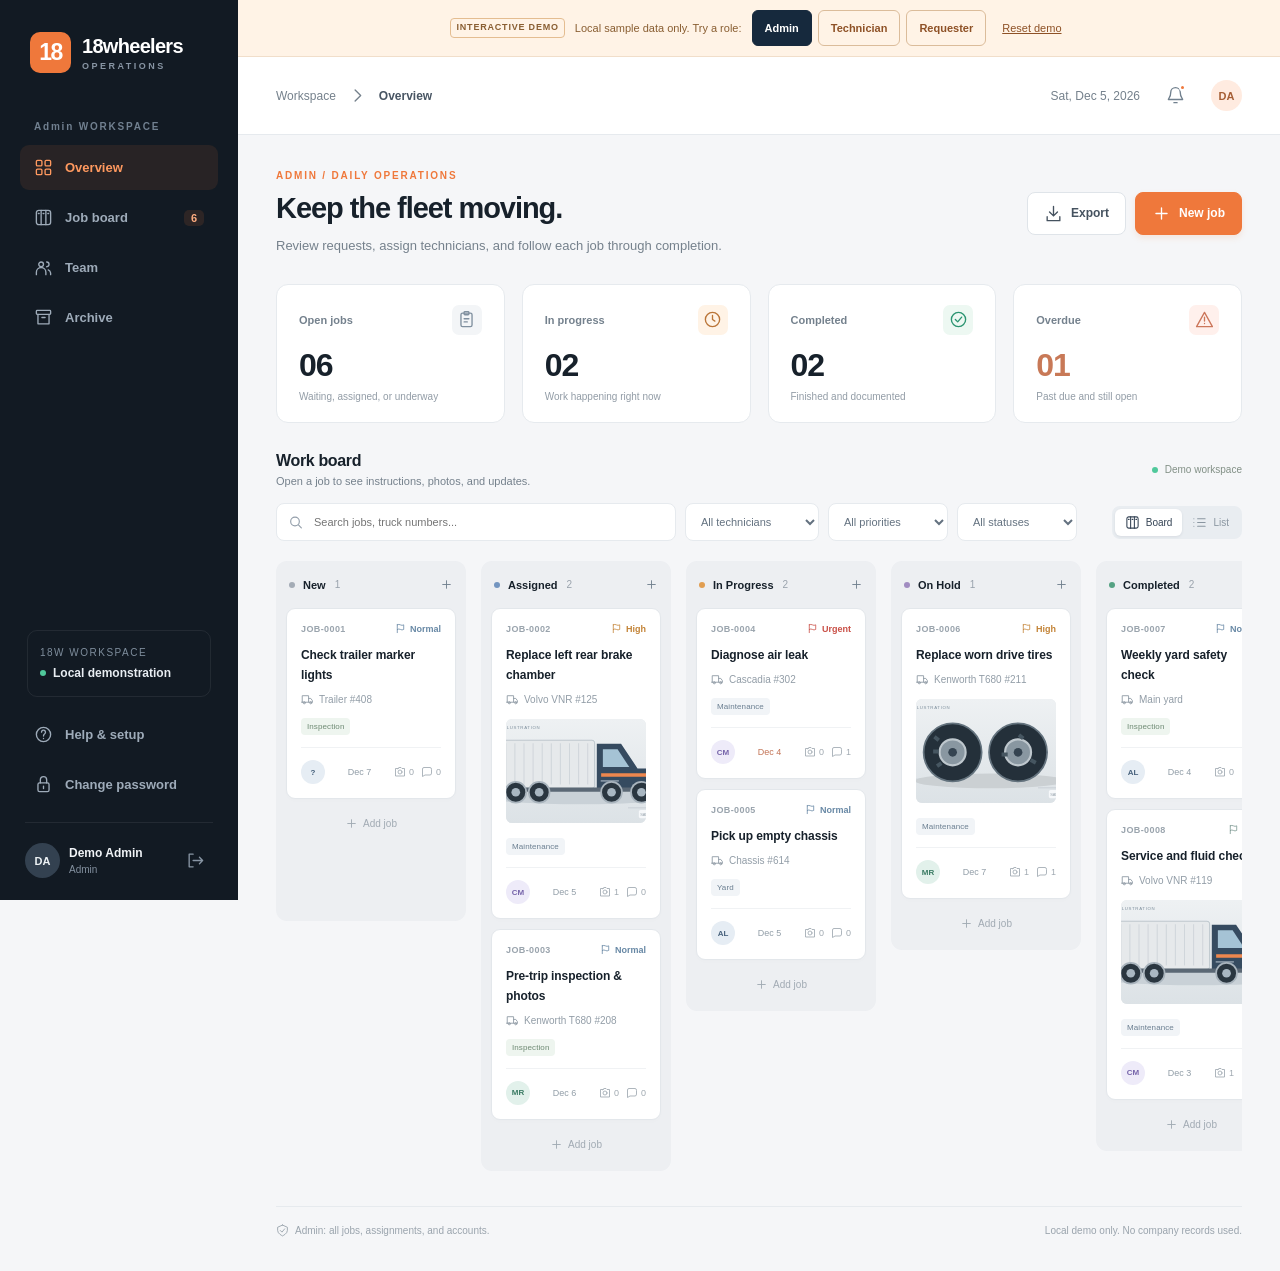
<file: 18wheelers-preview.html>
<!doctype html>
<html lang="en">
<head>
  <meta charset="utf-8">
  <meta name="viewport" content="width=device-width, initial-scale=1">
  <meta name="theme-color" content="#111820">
  <meta name="description" content="18wheelers job assignments, team workflow and photo documentation.">
  <title>18wheelers | Interactive Demo</title>
  <link rel="icon" href="data:image/svg+xml,%3Csvg xmlns='http://www.w3.org/2000/svg' viewBox='0 0 64 64'%3E%3Crect width='64' height='64' rx='16' fill='%23f47735'/%3E%3Ctext x='32' y='43' text-anchor='middle' font-family='Arial' font-size='36' font-weight='bold' fill='white'%3E18%3C/text%3E%3C/svg%3E">
  <style>:root{--bg:#f5f6f8;--paper:#fff;--ink:#17212b;--muted:#75818c;--line:#e6eaee;--orange:#ef783b;--orange-soft:#fff1e8;--nav:#121a23;--green:#228a68;--radius:14px;--shadow:0 20px 70px #12213322;font-family:Inter,-apple-system,BlinkMacSystemFont,"Segoe UI",sans-serif;color:var(--ink);font-size:14px;font-synthesis:none}*{box-sizing:border-box}body{margin:0;background:var(--bg)}button,input,select,textarea{font:inherit}button,a,input,select,textarea{-webkit-tap-highlight-color:transparent}button{cursor:pointer}button:disabled{cursor:wait;opacity:.55}a{color:inherit}button:focus-visible,a:focus-visible{outline:3px solid #ef783b80;outline-offset:3px}input:focus,select:focus,textarea:focus{outline:2px solid #ef783b60;border-color:var(--orange)}button{border:0}h1,h2,h3,p{margin:0}svg.icon{width:19px;height:19px;stroke:currentColor;stroke-width:1.7;fill:none;stroke-linecap:round;stroke-linejoin:round;flex-shrink:0}svg.icon.big{width:24px;height:24px}.brand{display:flex;align-items:center;gap:11px}.brand-mark{display:grid;place-items:center;background:var(--orange);color:white;font-weight:850;font-size:23px;letter-spacing:-1.6px;width:41px;height:41px;border-radius:10px;flex-shrink:0}.brand-name{font-size:20px;letter-spacing:-.7px;font-weight:740;color:white}.brand-name small{font-size:9px;letter-spacing:2.5px;display:block;color:#8895a4;margin-top:3px;font-weight:600}.boot{height:100vh;display:flex;justify-content:center;align-items:center;flex-direction:column;gap:20px;color:var(--muted)}.shell{display:flex;min-height:100vh}.sidebar{position:fixed;inset:0 auto 0 0;width:238px;background:var(--nav);color:#a4aeb9;padding:32px 20px 22px;display:flex;flex-direction:column;z-index:30}.sidebar .brand{margin:0 10px 38px}.nav-caption{font-size:10px;letter-spacing:1.8px;color:#718090;font-weight:650;margin:10px 14px 13px}.nav-link{display:flex;align-items:center;gap:12px;width:100%;padding:13px 14px;color:#9eabb9;background:transparent;border-radius:9px;font-weight:550;font-size:13px;text-align:left;margin-bottom:5px}.nav-link:hover{background:#ffffff09;color:white}.nav-link.active{color:#ff995f;background:#ef783b19}.nav-link .count{margin-left:auto;color:#ffad80;background:#ef783b20;font-size:11px;padding:2px 7px;border-radius:5px}.sidebar-spacer{flex:1;min-height:30px}.workspace-card{margin:15px 7px;padding:16px 12px;border:1px solid #ffffff12;border-radius:10px}.workspace-card .mini{font-size:10px;letter-spacing:1.5px;color:#7f8e9d;margin-bottom:8px}.workspace-card strong{font-size:12px;color:#e8edf2;font-weight:550;display:flex;align-items:center;gap:7px}.dot{width:6px;height:6px;border-radius:50%;display:inline-block;background:currentColor;flex-shrink:0}.dot.green{color:#50c89b}.account{display:flex;align-items:center;gap:9px;border-top:1px solid #ffffff12;padding-top:20px;margin:10px 5px 0}.avatar{display:inline-grid;place-items:center;width:31px;height:31px;border-radius:50%;background:#e6edf4;color:#48627d;font-size:11px;font-weight:700;flex-shrink:0}.avatar.warm{background:#ffebe0;color:#a65e35}.avatar.violet{background:#eeebf9;color:#7664aa}.avatar.green{background:#e2f1eb;color:#3a7b63}.account .avatar{background:#334150;color:#edf2f5;width:35px;height:35px}.account-name{font-weight:600;color:#f1f4f7;font-size:12px;max-width:130px;overflow:hidden;text-overflow:ellipsis}.account small{font-size:10px;color:#8491a0;display:block;margin-top:4px}.account .icon-btn{color:#8895a4;margin-left:auto}.main{margin-left:238px;min-width:0;width:calc(100% - 238px)}.topbar{height:78px;background:white;border-bottom:1px solid var(--line);display:flex;align-items:center;justify-content:space-between;padding:0 38px;gap:15px}.breadcrumb{font-size:12px;color:var(--muted);display:flex;align-items:center;gap:12px}.breadcrumb strong{font-weight:600;color:#485563}.top-actions{display:flex;align-items:center;gap:18px}.top-date{font-size:12px;color:var(--muted)}.icon-btn{width:35px;height:35px;border-radius:8px;background:transparent;display:inline-grid;place-items:center;color:#71808e;position:relative}.icon-btn:hover{background:#f0f3f5;color:#344251}.notif-dot{position:absolute;right:7px;top:6px;width:7px;height:7px;background:var(--orange);border:2px solid white;border-radius:50%}.mobile-toggle{display:none}.content{padding:35px 38px 34px;max-width:1800px;margin:auto}.page-heading{display:flex;align-items:center;justify-content:space-between;gap:20px;margin-bottom:27px}.eyebrow{font-size:10px;letter-spacing:1.8px;font-weight:700;color:var(--orange);margin-bottom:10px;text-transform:uppercase}h1{font-size:29px;font-weight:700;letter-spacing:-1.05px;line-height:1.2}.subtitle{font-size:13px;line-height:1.7;color:var(--muted);margin-top:9px}.btn{display:inline-flex;align-items:center;justify-content:center;gap:8px;border-radius:8px;padding:11px 16px;font-size:12px;font-weight:650;background:white;color:#45525f;border:1px solid #dfe4e9;white-space:nowrap;text-decoration:none}.btn:hover{border-color:#bbc6d0;background:#fbfcfd}.btn.primary{background:var(--orange);color:white;border-color:var(--orange);box-shadow:0 3px 6px #ec753822}.btn.primary:hover{background:#de682b}.btn.danger{background:#fff2f1;color:#b4433c;border-color:#f3d9d7}.btn.quiet{border-color:transparent;background:transparent;color:var(--muted)}.btn.small{padding:7px 10px;font-size:11px}.btn.full{width:100%}.actions{display:flex;gap:9px;align-items:center;flex-wrap:wrap}.demo-banner{background:#fff3e6;border-bottom:1px solid #f1deca;display:flex;align-items:center;justify-content:center;gap:10px;font-size:11px;line-height:1.5;padding:10px 15px;color:#895e32;flex-wrap:wrap}.demo-banner strong{font-size:9px;letter-spacing:.8px;border:1px solid #e4bd91;border-radius:4px;padding:2px 5px}.demo-banner button{background:transparent;color:#8e5126;text-decoration:underline;font-size:11px}.metrics{display:grid;grid-template-columns:repeat(4,minmax(0,1fr));gap:17px;margin-bottom:29px}.metric{padding:20px 22px;background:var(--paper);border:1px solid var(--line);border-radius:12px;position:relative;overflow:hidden}.metric-top{display:flex;align-items:center;justify-content:space-between;font-size:11px;font-weight:600;color:#74818d}.metric-icon{background:#f3f5f7;border-radius:7px;width:30px;height:30px;display:grid;place-items:center;color:#80909f}.metric-value{font-size:32px;letter-spacing:-1px;font-weight:690;line-height:1.3;margin-top:10px}.metric-bottom{font-size:10px;color:#929ca6;margin-top:5px}.metric:nth-child(2) .metric-icon{color:#ba7538;background:#fff3e6}.metric:nth-child(3) .metric-icon{color:#2b9471;background:#edf8f2}.metric:nth-child(4) .metric-icon{color:#cc775b;background:#fff0ec}.metric:nth-child(4) .metric-value{color:#c87957}.section-head{display:flex;align-items:center;justify-content:space-between;gap:15px;margin-bottom:16px}.section-head h2{font-size:16px;letter-spacing:-.35px}.section-note{font-size:11px;color:var(--muted);margin-top:5px}.live-pill{font-size:10px;display:flex;align-items:center;gap:7px;color:#829086}.filters{display:flex;align-items:center;gap:9px;margin-bottom:20px;flex-wrap:wrap}.search-box{display:flex;align-items:center;position:relative;flex:1;min-width:180px;max-width:400px}.search-box .icon{position:absolute;left:12px;width:16px;color:#939eaa}.search-box input{padding-left:37px;width:100%;height:38px;font-size:11px;background:white;border:1px solid var(--line);border-radius:8px}.filter-select{padding:9px 30px 9px 11px;background:white;border:1px solid var(--line);border-radius:8px;max-width:180px;font-size:11px;color:#647280;height:38px}.view-switch{margin-left:auto;display:flex;padding:3px;background:#e9edf1;border-radius:8px}.view-switch button{display:flex;align-items:center;gap:6px;border-radius:6px;padding:6px 10px;color:#8a96a1;background:transparent;font-size:10px}.view-switch button.active{background:white;color:#344354;box-shadow:0 1px 3px #14263b15}.view-switch .icon{height:15px;width:15px}.board{display:grid;grid-template-columns:repeat(5,minmax(190px,1fr));gap:15px;overflow-x:auto;padding-bottom:15px;align-items:start}.column{background:#edeff2;border-radius:11px;min-height:360px;padding:12px 10px}.column-head{display:flex;align-items:center;gap:8px;padding:2px 3px 14px;font-size:11px;font-weight:650;white-space:nowrap}.column-head .dot{color:#a4acb6}.column[data-status="Assigned"] .dot{color:#7395c0}.column[data-status="In Progress"] .dot{color:#e19e51}.column[data-status="On Hold"] .dot{color:#a18cc1}.column[data-status="Completed"] .dot{color:#55a283}.column-head .column-count{font-size:10px;color:#99a2ac;font-weight:500;margin-left:1px}.column-head .icon-btn{height:19px;width:19px;margin-left:auto}.column-head .icon{width:13px;height:13px}.job-card{display:block;width:100%;text-align:left;background:white;border:1px solid #e3e7eb;box-shadow:0 2px 4px #26324203;border-radius:9px;padding:14px;margin-bottom:10px;color:var(--ink);transition:box-shadow .15s,transform .15s}.job-card:hover{transform:translateY(-2px);box-shadow:0 5px 15px #26324212}.job-card-top{display:flex;align-items:center;justify-content:space-between;gap:4px;margin-bottom:12px}.job-code{font-size:9px;letter-spacing:.4px;color:#9aa4ad;font-weight:600}.priority{font-size:9px;font-weight:650;display:inline-flex;align-items:center;gap:4px;white-space:nowrap}.priority.Urgent{color:#c94f46}.priority.High{color:#c38336}.priority.Normal{color:#6687a4}.priority.Low{color:#7a9690}.priority .icon{width:11px;height:11px}.job-title{font-size:12px;font-weight:650;line-height:1.65;letter-spacing:-.1px;overflow-wrap:anywhere}.unit-line{display:flex;align-items:center;gap:5px;font-size:10px;color:#929da7;margin-top:7px}.unit-line .icon{width:13px;height:13px}.job-image{width:100%;height:104px;object-fit:cover;border-radius:6px;margin-top:13px;background:#e6e9ec}.category-tag{font-size:8px;border-radius:4px;padding:4px 6px;background:#f1f4f7;color:#6a7e90;display:inline-block;margin-top:12px;letter-spacing:.1px}.category-tag.Inspection{color:#6e8a73;background:#eef5ef}.category-tag.Delivery{color:#7d71a5;background:#f1eef9}.job-card-footer{display:flex;align-items:center;justify-content:space-between;gap:5px;padding-top:12px;margin-top:12px;border-top:1px solid #f0f2f4}.job-card-footer .avatar{width:24px;height:24px;font-size:8px}.job-meta{display:flex;gap:7px;align-items:center;color:#a0a9b1;font-size:9px}.job-meta .icon{width:12px;height:12px}.job-meta span{display:inline-flex;align-items:center;gap:3px}.due-label{font-size:9px;color:#919da7}.due-label.overdue{color:#c37456}.empty-column{padding:30px 10px;text-align:center;color:#a7b0b8;font-size:10px;border:1px dashed #d9dee3;border-radius:9px;margin-top:4px;line-height:1.8}.add-card{color:#a1aab3;background:transparent;display:flex;gap:5px;align-items:center;justify-content:center;width:100%;font-size:10px;padding:8px}.add-card .icon{height:13px;width:13px}.bottom-note{display:flex;justify-content:space-between;gap:12px;margin-top:20px;border-top:1px solid var(--line);padding-top:17px;font-size:10px;color:#9aa4ad}.bottom-note span{display:flex;gap:6px;align-items:center}.bottom-note .icon{width:13px;height:13px}.empty-state{background:white;border:1px solid var(--line);border-radius:12px;text-align:center;padding:55px 25px;grid-column:1/-1}.empty-state .empty-icon{display:inline-grid;place-items:center;background:var(--orange-soft);color:var(--orange);padding:16px;border-radius:15px;margin-bottom:19px}.empty-state h3{font-size:17px;margin-bottom:9px}.empty-state p{max-width:350px;margin:0 auto 22px;color:var(--muted);line-height:1.7;font-size:13px}.table-wrap{overflow:auto;background:white;border:1px solid var(--line);border-radius:12px}table{border-collapse:collapse;width:100%;text-align:left;font-size:12px}th{background:#fafbfc;font-size:10px;letter-spacing:.3px;font-weight:600;color:#93a0ac;padding:15px 17px;border-bottom:1px solid var(--line);white-space:nowrap}td{padding:16px 17px;border-bottom:1px solid #f0f2f4;vertical-align:middle;white-space:nowrap}tbody tr:last-child td{border-bottom:0}.job-row{cursor:pointer}.job-row:hover{background:#fcfcfd}.table-title{font-weight:600;max-width:280px;white-space:normal;line-height:1.6}.table-title small{display:block;color:var(--muted);font-size:10px;font-weight:400}.person-inline{display:flex;align-items:center;gap:8px}.status-badge{display:inline-flex;align-items:center;gap:6px;font-size:10px;padding:5px 8px;border-radius:6px;background:#f0f2f5;color:#7a8794}.status-badge.Assigned{color:#587ba8;background:#edf3fb}.status-badge.In-Progress{color:#ad792f;background:#fff6e7}.status-badge.On-Hold{color:#8a73ac;background:#f4effa}.status-badge.Completed{color:#448d70;background:#ebf7f0}.team-grid{display:grid;grid-template-columns:repeat(3,minmax(0,1fr));gap:18px}.team-card{background:white;border:1px solid var(--line);border-radius:12px;padding:23px}.team-card-head{display:flex;gap:11px;align-items:center}.team-card .avatar{width:41px;height:41px;font-size:13px}.team-card h3{font-size:14px;overflow-wrap:anywhere}.team-card p{font-size:11px;color:var(--muted);margin-top:5px;overflow-wrap:anywhere}.role-pill{display:inline-block;font-size:10px;padding:4px 7px;border-radius:5px;background:#f0f3f5;color:#6c7d8d;margin-top:15px}.team-stats{display:flex;justify-content:space-between;border-top:1px solid var(--line);margin-top:19px;padding-top:16px;color:var(--muted);font-size:11px}.team-stats strong{color:var(--ink);font-size:17px;margin-right:4px}.team-card .actions{margin-top:20px}.overlay{position:fixed;inset:0;background:#0e172b5c;backdrop-filter:blur(3px);display:flex;align-items:center;justify-content:center;z-index:60;padding:22px}.modal{background:white;border-radius:17px;box-shadow:var(--shadow);width:610px;max-width:100%;max-height:calc(100dvh - 44px);display:flex;flex-direction:column;overflow:hidden}.modal.wide{width:960px}.modal-head{padding:23px 27px 18px;border-bottom:1px solid var(--line);display:flex;align-items:center;justify-content:space-between;gap:15px}.modal-head h2{font-size:19px;letter-spacing:-.4px}.modal-head p{font-size:11px;line-height:1.6;color:var(--muted);margin-top:5px}.modal-body{padding:24px 27px;overflow-y:auto;overscroll-behavior:contain}.modal-footer{padding:16px 27px;border-top:1px solid var(--line);display:flex;justify-content:flex-end;gap:9px;background:#fbfcfd}.form-grid{display:grid;grid-template-columns:1fr 1fr;gap:17px}.field{display:block;text-align:left}.field.full{grid-column:1/-1}.field span.label{font-size:11px;font-weight:650;display:block;color:#607080;margin-bottom:8px}.field input,.field select,.field textarea{background:white;border:1px solid #dfe4e9;border-radius:8px;padding:10px 11px;width:100%;color:#263748;font-size:12px;min-height:39px}.field textarea{resize:vertical;min-height:100px;line-height:1.6}.field small{font-size:10px;color:var(--muted);line-height:1.6;display:block;margin-top:7px}.form-error{color:#b54b40;background:#fff0ee;border:1px solid #f1d7d1;border-radius:8px;padding:11px 13px;font-size:12px;line-height:1.6;margin-bottom:16px}.form-error:empty{display:none}.upload-box{border:1px dashed #d0d7df;background:#fafbfc;padding:20px;text-align:center;border-radius:10px;cursor:pointer;display:block}.upload-box .icon{width:26px;height:26px;color:#c17b51;margin-bottom:7px}.upload-box strong{display:block;font-size:12px;color:#526575;font-weight:550}.upload-box small{font-size:10px;color:#95a0ab;display:block;margin-top:6px;line-height:1.7}.upload-box input{max-width:100%;font-size:11px;margin-top:12px;color:#7b8997}.hint{font-size:11px;color:#8b97a3;line-height:1.8;margin:14px 0}.detail-header{display:flex;align-items:center;gap:10px;flex-wrap:wrap;margin-bottom:15px}.detail-title{font-size:24px;line-height:1.4;letter-spacing:-.5px;margin-bottom:8px;overflow-wrap:anywhere}.detail-layout{display:grid;grid-template-columns:minmax(0,1fr) 248px;gap:30px}.detail-main .description{font-size:13px;line-height:1.9;white-space:pre-wrap;color:#788490;overflow-wrap:anywhere}.detail-sidebar{padding:18px;background:#f7f8fa;border:1px solid var(--line);border-radius:11px;align-self:start}.detail-sidebar .field{margin-bottom:19px}.detail-sidebar .field:last-child{margin-bottom:0}.detail-info{margin-top:20px}.detail-info dt{font-size:10px;color:#95a0aa;margin:16px 0 7px}.detail-info dd{font-size:12px;color:#536473;margin:0;line-height:1.6;overflow-wrap:anywhere}.tabs{display:flex;gap:24px;border-bottom:1px solid var(--line);margin-top:29px;margin-bottom:22px}.tabs button{background:transparent;font-size:12px;color:#8a98a4;padding:0 0 12px;position:relative}.tabs button.active{color:var(--orange);font-weight:650}.tabs button.active:after{content:'';position:absolute;bottom:-1px;left:0;right:0;height:2px;background:var(--orange)}.photo-grid{display:grid;grid-template-columns:repeat(2,minmax(0,1fr));gap:13px}.photo-card{border:1px solid var(--line);border-radius:9px;overflow:hidden}.photo-card>a{display:block;background:#f3f5f7}.photo-card img{width:100%;height:135px;object-fit:cover;display:block}.photo-caption{padding:10px;display:flex;gap:5px;align-items:start;justify-content:space-between}.photo-caption strong{font-size:10px;display:block;color:#6f7e8c}.photo-caption small{font-size:9px;color:#a0a9b1;display:block;margin-top:5px;line-height:1.6;overflow-wrap:anywhere}.photo-caption .icon-btn{width:20px;height:20px}.photo-caption .icon{width:12px;height:12px}.photo-viewer{max-width:92vw;max-height:84vh;object-fit:contain;border-radius:10px}.timeline-item{display:flex;align-items:flex-start;gap:11px;margin-bottom:21px}.timeline-icon{background:#f2f4f6;border-radius:50%;padding:6px;color:#9aa5ae;display:grid;place-items:center}.timeline-icon .icon{width:13px;height:13px}.timeline-body{font-size:12px;line-height:1.8;min-width:0}.timeline-body strong{font-size:11px;font-weight:650}.timeline-body time{font-size:9px;color:#a5adb5;margin-left:8px}.timeline-body p{color:#7f8c97;white-space:pre-wrap;overflow-wrap:anywhere}.timeline-item.comment .timeline-body p{border:1px solid var(--line);background:#fafbfc;border-radius:8px;padding:9px 11px;margin-top:5px;color:#61717f}.comment-form{display:flex;align-items:flex-end;gap:10px;margin-top:22px;padding-top:20px;border-top:1px solid var(--line)}.comment-form textarea{border:1px solid var(--line);border-radius:8px;resize:vertical;min-height:70px;max-height:180px;flex:1;min-width:0;font-size:12px;padding:10px;line-height:1.6}.comment-form .btn{height:38px}.notification{display:flex;gap:10px;padding:15px 2px;border-bottom:1px solid var(--line);width:100%;background:white;text-align:left;color:#6b7a88;font-size:12px;line-height:1.7}.notification .dot{margin-top:7px;color:var(--orange)}.notification.seen .dot{color:#d6dde2}.notification small{font-size:10px;color:#a1aab3;display:block}.auth-page{min-height:100vh;display:grid;grid-template-columns:1fr 1fr;background:white}.auth-brand-panel{background:var(--nav);padding:55px 12%;color:white;display:flex;flex-direction:column;position:relative;overflow:hidden}.auth-brand-panel:after{content:'18';position:absolute;font-size:450px;line-height:1;font-weight:850;letter-spacing:-40px;bottom:-70px;right:-20px;color:#ffffff03;pointer-events:none}.auth-message{margin:auto 0;position:relative;z-index:1;padding:45px 0}.auth-message .eyebrow{font-size:10px;letter-spacing:2px;color:#d58959}.auth-message h1{font-size:48px;line-height:1.2;letter-spacing:-2px;max-width:450px;margin-bottom:20px}.auth-message p{color:#94a3b1;font-size:14px;line-height:1.9;max-width:360px}.auth-points{display:grid;gap:15px;margin-top:32px}.auth-points span{display:flex;gap:10px;align-items:center;font-size:12px;color:#bec8d2}.auth-points .icon{color:#f29258;width:16px;height:16px}.auth-form-panel{display:flex;align-items:center;justify-content:center;padding:50px 35px}.auth-form{width:365px;max-width:100%}.auth-form h2{font-size:26px;letter-spacing:-.7px}.auth-form .subtitle{margin:12px 0 27px;font-size:12px}.auth-form .field{margin-bottom:17px}.auth-form .btn{padding:13px}.auth-foot{font-size:11px;color:#9ca6af;line-height:1.8;margin-top:24px}.auth-foot a{color:#b87143}.auth-copyright{font-size:10px;color:#68798a}.help-content h3{font-size:14px;margin:22px 0 8px}.help-content h3:first-child{margin-top:0}.help-content p{font-size:12px;line-height:1.9;color:#7c8a97}.help-content code{background:#eff3f6;padding:2px 5px;border-radius:4px;color:#556677;font-size:11px}.toast{position:fixed;right:27px;bottom:25px;z-index:100;max-width:430px;padding:14px 20px;background:#243441;color:white;box-shadow:var(--shadow);border-radius:9px;font-size:12px;line-height:1.7;animation:toast-in .2s ease-out}.toast.error{background:#a4463b}.file-summary{color:#b57648;font-size:10px;margin-top:9px}.lightbox-close{position:absolute;right:25px;top:20px;color:white}.lightbox-close:hover{background:#ffffff20;color:white}.confirm-text{font-size:13px;line-height:1.9;color:#798794}.inset-note{padding:13px 15px;border-radius:8px;background:#fff7ed;color:#9f7546;font-size:11px;line-height:1.8;margin-bottom:20px}.team-members-summary{font-size:11px;color:var(--muted)}.pill-tabs{display:flex;gap:6px;margin-bottom:20px}.pill-tabs button{padding:8px 12px;background:white;color:#86939f;border:1px solid var(--line);border-radius:7px;font-size:11px}.pill-tabs button.active{background:#fff3ea;border-color:#f0d5c2;color:#b77344}@keyframes toast-in{from{opacity:0;transform:translateY(10px)}to{opacity:1;transform:translateY(0)}}
@media(min-width:1700px){.job-image{height:135px}.job-title{font-size:13px}.job-card{padding:16px}.board{gap:20px}}
@media(max-width:1200px){.sidebar{width:211px;padding-left:15px;padding-right:15px}.main{margin-left:211px;width:calc(100% - 211px)}.content{padding:27px 25px}.topbar{padding:0 25px}.metrics{gap:12px}.metric{padding:17px}.board{grid-template-columns:repeat(5,minmax(190px,1fr))}.team-grid{grid-template-columns:repeat(2,minmax(0,1fr))}}
@media(max-width:820px){.sidebar{transform:translateX(-100%);transition:transform .2s}.sidebar.open{transform:translateX(0);box-shadow:5px 0 40px #0005}.main{margin-left:0;width:100%}.mobile-toggle{display:grid}.topbar{height:64px;padding:0 20px}.breadcrumb{flex:1;gap:8px}.top-actions{gap:9px}.top-date{display:none}.content{padding:26px 20px}.metrics{gap:10px}.metric{padding:14px}.metric-value{font-size:28px}.metric-top{font-size:10px}.metric-icon{width:25px;height:25px}.metric-bottom{font-size:9px}.auth-brand-panel{padding:40px 10%}.auth-message h1{font-size:36px}.auth-form-panel{padding:35px}.detail-layout{grid-template-columns:1fr 200px;gap:20px}.modal-body{padding:22px}.modal-head{padding:20px 22px}.detail-title{font-size:21px}.filters .search-box{max-width:none}.bottom-note{flex-wrap:wrap}}
@media(max-width:600px){h1{font-size:25px}.page-heading{align-items:flex-start;gap:10px;flex-wrap:wrap;margin-bottom:22px}.page-heading .actions{margin-top:4px}.eyebrow{font-size:9px;margin-bottom:8px}.subtitle{font-size:12px}.metrics{grid-template-columns:repeat(2,1fr);margin-bottom:25px}.metric{padding:15px 17px}.metric-icon{width:28px;height:28px}.metric-value{font-size:30px;margin-top:4px}.metric-bottom{margin-top:2px}.board{grid-template-columns:repeat(5,245px);gap:13px}.column{min-height:310px}.job-title{font-size:13px}.job-card{padding:15px}.job-image{height:118px}.filters{gap:8px}.filters .search-box{flex-basis:100%}.filter-select{flex:1;max-width:none;min-width:0}.view-switch{margin-left:0}.team-grid{grid-template-columns:1fr}.overlay{padding:10px;align-items:center}.modal{max-height:calc(100dvh - 20px);border-radius:12px}.modal-body{padding:20px}.modal-head{padding:18px 20px}.modal-head h2{font-size:17px}.modal-footer{padding:14px 20px}.form-grid{gap:15px;grid-template-columns:1fr}.field.full{grid-column:auto}.detail-layout{display:flex;flex-direction:column}.detail-sidebar{width:100%;order:-1;display:grid;grid-template-columns:1fr 1fr;gap:12px;padding:14px}.detail-sidebar .field{margin:0}.detail-sidebar .detail-info{grid-column:1/-1;display:grid;grid-template-columns:1fr 1fr;margin:0;gap:0 12px}.detail-info dt{margin-top:9px}.detail-info dd{margin-bottom:3px}.detail-sidebar .actions{grid-column:1/-1}.detail-sidebar .detail-meta{display:none}.detail-title{font-size:20px}.photo-card img{height:125px}.auth-page{display:block}.auth-brand-panel{padding:24px}.auth-brand-panel .brand-name{font-size:17px}.auth-message,.auth-copyright{display:none}.auth-form-panel{padding:38px 24px}.auth-form h2{font-size:24px}.breadcrumb{font-size:10px}.breadcrumb>span:first-child{display:none}.topbar .avatar{width:27px;height:27px;font-size:9px}.demo-banner{font-size:10px;padding:8px}.demo-banner strong{font-size:8px}.toast{left:15px;right:15px;bottom:16px;max-width:none}.topbar{padding:0 15px}.content{padding:24px 16px}.bottom-note{font-size:9px}.photo-grid{gap:10px}.section-note{font-size:10px}.live-pill{font-size:9px}.btn{font-size:11px;padding:10px 13px}.comment-form{align-items:stretch}.comment-form .btn{height:auto}}
@media(max-width:600px){.filters{display:grid;grid-template-columns:minmax(0,1fr) minmax(0,1fr)}.filters .search-box{grid-column:1/-1;min-width:0;max-width:none}.filters .filter-select{width:100%;max-width:none}.filters .view-switch{justify-self:end}}

/* Explicit role selector in the local-only three-role preview. */
.demo-role-switch{display:flex;flex-wrap:wrap;gap:6px}.demo-banner .demo-role-switch button{margin:0;white-space:nowrap}.demo-banner .demo-role-switch button.active{background:#16293d;color:#fff;border-color:#16293d}.detail-sidebar select:disabled{opacity:.8;cursor:default}
@media(max-width:600px){.demo-banner{flex-wrap:wrap;gap:10px}.demo-role-switch{width:100%}.demo-role-switch button{flex:1}.page-heading h1{overflow-wrap:break-word}}

.demo-banner .demo-role-switch button{padding:8px 12px;min-height:36px;border:1px solid #dbbc9a;border-radius:6px;text-decoration:none;font-weight:650}.demo-banner .demo-role-switch button.active{border-color:#16293d}@media(max-width:600px){.demo-banner .demo-role-switch button{min-height:42px}}
</style>
  
</head>
<body>
  <div id="app"><div class="boot"><span class="brand-mark">18</span><p>Opening your workspace...</p></div></div>
  <div id="overlay-root"></div>
  <div id="toast-root" aria-live="polite"></div>
<script>/* DEMONSTRATION ONLY. No real authentication, no server, no cross-device sync.
   This adapter is included only in the standalone preview, never in the full app. */
window.EW_DEMO=true;
(()=>{
const KEY='18wheelers-jobs-preview-three-roles-v2';
const ROLES=['admin','technician','requester'];
const REQUEST_FIELDS=['title','description','unit','location','category','priority','due_date'];
const iso=()=>new Date().toISOString();
const day=n=>{const d=new Date();d.setDate(d.getDate()+n);return `${d.getFullYear()}-${String(d.getMonth()+1).padStart(2,'0')}-${String(d.getDate()).padStart(2,'0')}`;};
const truckImage=(kind='truck')=>{
 const artwork=kind==='tires'?`<ellipse cx="250" cy="189" rx="175" ry="17" fill="#cbd0d3"/><g fill="#24303a" stroke="#64737e" stroke-width="4"><circle cx="163" cy="123" r="67"/><circle cx="314" cy="123" r="67"/></g><g fill="#8997a1" stroke="#bec7cd" stroke-width="5"><circle cx="163" cy="123" r="30"/><circle cx="314" cy="123" r="30"/></g><g fill="#354451"><circle cx="163" cy="123" r="10"/><circle cx="314" cy="123" r="10"/></g><path d="M121 87l10 8m-13 26h13m-4 34 10-7m179-65 10 8m-50 37h14m53 13 12 6" stroke="#465661" stroke-width="9"/>`:`<ellipse cx="251" cy="181" rx="210" ry="16" fill="#c9d1d7"/><rect x="38" y="49" width="245" height="111" rx="6" fill="#e6e9eb" stroke="#b7c1c8" stroke-width="2"/><path d="M57 56v95M78 56v95M99 56v95M120 56v95M141 56v95M162 56v95M183 56v95M204 56v95M225 56v95M246 56v95M267 56v95" stroke="#ccd3d8" stroke-width="2"/><path d="M288 57h56l38 57h44v52H288z" fill="#364b60"/><path d="M302 70h34l27 41h-61z" fill="#a5c3d5"/><path d="M298 125h112v8H298z" fill="#ee874e"/><path d="M297 143h42M370 153h56" stroke="#8191a0" stroke-width="4"/><rect x="39" y="158" width="392" height="10" rx="3" fill="#5b6875"/><g fill="#2a3640" stroke="#a9b4bd" stroke-width="4"><circle cx="101" cy="169" r="24"/><circle cx="155" cy="169" r="24"/><circle cx="322" cy="169" r="24"/><circle cx="391" cy="169" r="24"/></g><g fill="#a9b7c2"><circle cx="101" cy="169" r="10"/><circle cx="155" cy="169" r="10"/><circle cx="322" cy="169" r="10"/><circle cx="391" cy="169" r="10"/></g>`;
 const svg=`<svg xmlns="http://www.w3.org/2000/svg" viewBox="0 0 480 240"><defs><linearGradient id="g" x2="0" y2="1"><stop stop-color="#eef1f3"/><stop offset="1" stop-color="#dce2e6"/></linearGradient></defs><rect width="480" height="240" fill="url(#g)"/><path d="M0 184h480" stroke="#c9d2d9"/><path d="M30 205h40m290 0h80" stroke="#c5ced5" stroke-width="2"/>${artwork}<text x="20" y="24" font-family="Arial,sans-serif" font-size="10" letter-spacing="1.5" fill="#7c8d9b">DEMO / ILLUSTRATION</text><rect x="385" y="210" width="75" height="19" rx="4" fill="#f6f8fa"/><text x="422" y="223" text-anchor="middle" font-family="Arial,sans-serif" font-size="9" fill="#94a0aa">SAMPLE IMAGE</text></svg>`;
 return 'data:image/svg+xml;charset=utf-8,'+encodeURIComponent(svg);
};
function seed(){
 const users=[{id:1,name:'Demo Admin',email:'admin@example.test',role:'admin'},{id:2,name:'Carlos M.',email:'carlos@example.test',role:'technician'},{id:3,name:'Miguel R.',email:'miguel@example.test',role:'technician'},{id:4,name:'Ana L.',email:'ana@example.test',role:'technician'},{id:5,name:'Demo Requester',email:'requester@example.test',role:'requester'},{id:6,name:'Other Requester',email:'other-requester@example.test',role:'requester'}].map(u=>({...u,active:1,must_change:0,created_at:iso()}));
 const rows=[
 [1,'Check trailer marker lights','Trailer #408','Inspection','Normal','New',null,2,'Inspect all side marker lights and document any lights that need replacement.'],
 [2,'Replace left rear brake chamber','Volvo VNR #125','Maintenance','High','Assigned',2,0,'Inspect the reported issue. Follow the approved shop procedure and have a qualified technician perform the repair. Upload a before photo and a photo of the completed work.'],
 [3,'Pre-trip inspection & photos','Kenworth T680 #208','Inspection','Normal','Assigned',3,1,'Complete the approved pre-trip inspection. Document any findings and notify the manager before releasing the unit.'],
 [4,'Diagnose air leak','Cascadia #302','Maintenance','Urgent','In Progress',2,-1,'Find and document the source of the reported air leak. Note the repair performed and have the vehicle checked before it returns to service.'],
 [5,'Pick up empty chassis','Chassis #614','Yard','Normal','In Progress',4,0,'Confirm the chassis number and move the unit to the assigned staging area. Upload a reference photo on arrival.'],
 [6,'Replace worn drive tires','Kenworth T680 #211','Maintenance','High','On Hold',3,2,'Awaiting replacement tires. Record the installed tire information and add photos when the work has been completed.'],
 [7,'Weekly yard safety check','Main yard','Inspection','Normal','Completed',4,-1,'Walk the yard, review the approved safety checklist, and document any concerns for follow-up.'],
 [8,'Service and fluid check','Volvo VNR #119','Maintenance','Low','Completed',2,-2,'Complete the scheduled service using the approved maintenance procedure and record the work performed.']
 ];
 const jobs=rows.map(([id,title,unit,category,priority,status,assignee_id,due,description])=>({id,title,unit,category,priority,status,assignee_id,due_date:day(due),description,location:category==='Yard'?'Main yard / Staging area':'Main yard / Shop',created_by:[1,2,4,8].includes(id)?5:id===3?6:1,created_at:iso(),updated_at:iso(),completed_at:status==='Completed'?iso():null,archived:0,version:1}));
 const photos=[{id:1,job_id:2,url:truckImage(),phase:'Before',caption:'Reference image - demo illustration',uploaded_by:1,created_at:iso(),original_name:'sample-truck.svg'},{id:2,job_id:6,url:truckImage('tires'),phase:'Before',caption:'Reference image - demo illustration',uploaded_by:3,created_at:iso(),original_name:'sample-tires.svg'},{id:3,job_id:8,url:truckImage(),phase:'After',caption:'Completed service - demo illustration',uploaded_by:2,created_at:iso(),original_name:'sample-service.svg'}];
 const activity=jobs.map((j,i)=>({id:i+1,job_id:j.id,user_id:j.created_by,kind:'created',body:'Created this sample job.',created_at:iso()}));
 activity.push({id:9,job_id:4,user_id:2,kind:'comment',body:'Inspection started. I will upload photos of the findings.',created_at:iso()},{id:10,job_id:6,user_id:3,kind:'comment',body:'Waiting for the replacement tires to arrive.',created_at:iso()});
 return {users,jobs,photos,activity,notifications:[{id:1,user_id:1,job_id:4,body:'Carlos M. started: Diagnose air leak',seen:0,created_at:iso()},{id:2,user_id:2,job_id:2,body:'Assigned to you: Replace left rear brake chamber',seen:0,created_at:iso()},{id:3,user_id:5,job_id:4,body:'Your request is In Progress: Diagnose air leak',seen:0,created_at:iso()}],current:1};
}
let store;try{store=JSON.parse(localStorage.getItem(KEY)||'null')||seed();if(!Array.isArray(store.jobs))store=seed();}catch{store=seed();}
function save(){try{localStorage.setItem(KEY,JSON.stringify(store));}catch{throw new Error('This browser cannot save more demo data. Remove some photos, reset the demo, or use the full app for shared storage.');}}
const user=()=>store.users.find(u=>u.id===store.current&&u.active);
const next=items=>Math.max(0,...items.map(x=>x.id))+1;
const clone=value=>JSON.parse(JSON.stringify(value));
function canView(j){return Boolean(j&&user()&&(user().role==='admin'||(user().role==='technician'&&j.assignee_id===user().id)||(user().role==='requester'&&j.created_by===user().id)));}
function getJob(id){const j=store.jobs.find(j=>j.id===id);if(!canView(j))throw new Error('Job not found.');return j;}
function decorate(j){const photos=store.photos.filter(p=>p.job_id===j.id);return {...j,created_by_name:store.users.find(u=>u.id===j.created_by)?.name||'',assignee_name:store.users.find(u=>u.id===j.assignee_id)?.name||'',photo_count:photos.length,comment_count:store.activity.filter(a=>a.job_id===j.id&&a.kind==='comment').length,cover_url:photos[0]?.url||null};}
function log(jid,kind,body){store.activity.push({id:next(store.activity),job_id:jid,user_id:user().id,kind,body,created_at:iso()});}
function notify(recipient,jid,body){if(recipient&&recipient!==user().id)store.notifications.push({id:next(store.notifications),user_id:recipient,job_id:jid,body,seen:0,created_at:iso()});}
function notifyParticipants(j,body){const ids=new Set([...store.users.filter(u=>u.role==='admin'&&u.active).map(u=>u.id),j.created_by,j.assignee_id]);ids.forEach(id=>notify(id,j.id,body));}
function manager(){if(user()?.role!=='admin')throw new Error('Only an admin can do that.');}
function validateJob(j){if(!j.title?.trim())throw new Error('A job title is required.');if(!['New','Assigned','In Progress','On Hold','Completed'].includes(j.status))throw new Error('Invalid job status.');if(!j.assignee_id&&['Assigned','In Progress'].includes(j.status))throw new Error('Assign a technician before starting this job.');if(j.assignee_id&&!store.users.some(u=>u.id===j.assignee_id&&u.active&&u.role==='technician'))throw new Error('Choose an active technician.');}
async function photoData(file){
 if(!['image/jpeg','image/png','image/webp'].includes(file.type))throw new Error('Use JPG, PNG, or WebP photos.');
 const blob=URL.createObjectURL(file);
 try{const img=await new Promise((resolve,reject)=>{const image=new Image();image.onload=()=>resolve(image);image.onerror=()=>reject(new Error('Could not read this photo.'));image.src=blob;});const canvas=document.createElement('canvas');const scale=Math.min(1,1400/Math.max(img.width,img.height));canvas.width=Math.round(img.width*scale);canvas.height=Math.round(img.height*scale);const ctx=canvas.getContext('2d');ctx.fillStyle='white';ctx.fillRect(0,0,canvas.width,canvas.height);ctx.drawImage(img,0,0,canvas.width,canvas.height);return canvas.toDataURL('image/jpeg',.8);}finally{URL.revokeObjectURL(blob);}
}
window.demoApi=async(path,opts={})=>{
 const method=opts.method||'GET',data=opts.body||{},before=clone(store);
 try{
 let result={ok:true};const parts=path.split('?')[0].split('/').filter(Boolean);
 if(path==='/api/session')return {needs_setup:false,user:clone(user()),csrf:'demo-only'};
 if(path==='/api/logout')return {ok:true};
 if(path==='/api/password')throw new Error('The demo does not use real passwords. Password management is available in the full app.');
 if(path==='/api/login')return {user:clone(user()),csrf:'demo-only'};
 if(!user())throw new Error('Select a demo account.');
 if(parts[1]==='users'){
  manager();const id=Number(parts[2]);
  if(method==='GET')return {users:clone(store.users)};
  if(method==='POST'){
   if(!ROLES.includes(data.role))throw new Error('Choose a valid role.');
   if(store.users.some(u=>u.email.toLowerCase()===data.email.toLowerCase()))throw new Error('An account with this email already exists.');
   const item={id:next(store.users),name:data.name,email:data.email,role:data.role,active:1,must_change:0,created_at:iso()};store.users.push(item);result={user:item};
  }else{
   const account=store.users.find(u=>u.id===id);if(!account)throw new Error('Account not found.');
   if('password' in data)throw new Error('No real passwords are stored in the demo. Use the full app to reset passwords.');
   if(data.role&&!ROLES.includes(data.role))throw new Error('Choose a valid role.');
   if(id===user().id&&(data.active===false||(data.role&&data.role!=='admin')))throw new Error('You cannot deactivate or demote your own admin account.');
   if((data.active===false||(data.role&&data.role!==account.role&&data.role!=='technician'))&&store.jobs.some(j=>j.assignee_id===id&&!j.archived&&j.status!=='Completed'))throw new Error('Reassign this account\'s open jobs first.');
   Object.assign(account,data);result={user:account};
  }
 }else if(parts[1]==='jobs'){
  const id=Number(parts[2]);
  if(!id&&method==='GET')return {jobs:clone(store.jobs.filter(j=>Boolean(j.archived)===path.includes('archived=1')&&canView(j)).map(decorate))};
  if(!id&&method==='POST'){
   if(!['admin','requester'].includes(user().role))throw new Error('Only admins and requesters can create jobs.');
   if(user().role==='requester'&&Object.keys(data).some(k=>!REQUEST_FIELDS.includes(k)))throw new Error('Requesters cannot set assignments or status.');
   const clean={title:'',description:'',unit:'',location:'',category:'Maintenance',priority:'Normal',due_date:'',status:data.assignee_id?'Assigned':'New',assignee_id:null,...data};
   if(user().role==='requester'){clean.status='New';clean.assignee_id=null;}
   const j={...clean,id:next(store.jobs),created_by:user().id,created_at:iso(),updated_at:iso(),completed_at:clean.status==='Completed'?iso():null,archived:0,version:1};
   validateJob(j);store.jobs.push(j);log(j.id,'created',user().role==='requester'?'Submitted this request.':'Created this job.');
   if(user().role==='requester')store.users.filter(u=>u.role==='admin'&&u.active).forEach(u=>notify(u.id,j.id,'New request: '+j.title));
   notify(j.assignee_id,j.id,'Assigned to you: '+j.title);result={job:decorate(j)};
  }else{
   const j=getJob(id);
   if(method==='GET')return {job:clone(decorate(j)),photos:clone(store.photos.filter(p=>p.job_id===id).map(p=>({...p,uploaded_by_name:store.users.find(u=>u.id===p.uploaded_by)?.name||''})).reverse()),activity:clone(store.activity.filter(a=>a.job_id===id).map(a=>({...a,user_name:store.users.find(u=>u.id===a.user_id)?.name||''})).reverse())};
   if(parts[3]==='archive'){manager();j.archived=data.archived?1:0;j.version++;log(id,'archived',j.archived?'Archived this job.':'Restored this job.');}
   else if(parts[3]==='comments'){if(j.archived)throw new Error('Restore this job first.');log(id,'comment',data.body);notifyParticipants(j,user().name+' commented on '+j.title);}
   else if(parts[3]==='photos'){
    if(j.archived)throw new Error('Restore this job first.');
    if(user().role==='requester'&&!['Before','General'].includes(data.get('phase')))throw new Error('Requesters can add Before or General photos.');
    const files=data.getAll('files');for(const file of files)store.photos.push({id:next(store.photos),job_id:id,url:await photoData(file),phase:data.get('phase'),caption:data.get('caption'),uploaded_by:user().id,created_at:iso(),original_name:file.name});log(id,'photos','Added '+files.length+' photo(s).');notifyParticipants(j,user().name+' added photos to '+j.title);result={ok:true,count:files.length};
   }else if(method==='PATCH'){
    if(j.archived)throw new Error('Restore this job before editing it.');
    if(user().role==='requester')throw new Error('Requesters cannot change job details or status.');
    if(user().role==='technician'&&data.status&&!['In Progress','On Hold','Completed'].includes(data.status))throw new Error('Technicians can select In Progress, On Hold, or Completed.');
    if(j.version!==data.version)throw new Error('This job changed. Close and reopen it before saving.');
    if(user().role!=='admin'&&Object.keys(data).some(k=>!['status','version'].includes(k)))throw new Error('Only admins can edit job details.');
    const updated={...j,...data};validateJob(updated);
    if(data.status&&data.status!==j.status){log(id,'status','Status changed: '+j.status+' -> '+data.status+'.');updated.completed_at=data.status==='Completed'?iso():null;notifyParticipants({...j,assignee_id:updated.assignee_id},j.title+': '+data.status);}
    if('assignee_id' in data&&data.assignee_id!==j.assignee_id){log(id,'assignment','Assigned to '+(store.users.find(u=>u.id===data.assignee_id)?.name||'no one')+'.');notify(data.assignee_id,id,'Assigned to you: '+j.title);notify(j.created_by,id,j.title+': assignment updated.');}
    Object.assign(j,updated,{version:j.version+1,updated_at:iso()});result={job:decorate(j)};
   }
  }
 }else if(parts[1]==='photos'&&method==='DELETE'){
  manager();const id=Number(parts[2]);const photo=store.photos.find(p=>p.id===id);store.photos=store.photos.filter(p=>p.id!==id);if(photo)log(photo.job_id,'photos','Removed a photo.');
 }else if(parts[1]==='notifications'){
  if(method==='GET')return {notifications:clone(store.notifications.filter(n=>n.user_id===user().id&&canView(store.jobs.find(j=>j.id===n.job_id))).reverse())};store.notifications.filter(n=>n.user_id===user().id).forEach(n=>n.seen=1);
 }else throw new Error('This feature is available in the full app.');
 if(method!=='GET')save();return clone(result);
 }catch(error){store=before;throw error;}
};
window.demoSwitch=role=>{const account=store.users.find(u=>u.role===role&&u.active);if(!account)throw new Error('No active demo account for this role.');store.current=account.id;save();};
window.demoReset=()=>{store=seed();save();};
window.demoExport=()=>{
 manager();
 const columns=['id','title','unit','status','priority','assignee_name','due_date','photo_count'];
 const csv=columns.join(',')+'\r\n'+store.jobs.map(decorate).map(j=>columns.map(k=>{let v=String(j[k]??'');if(/^[\s]*[=+\-@]/.test(v))v="'"+v;return '"'+v.replaceAll('"','""')+'"';}).join(',')).join('\r\n');
 const url=URL.createObjectURL(new Blob(['\ufeff'+csv],{type:'text/csv'}));const a=document.createElement('a');a.href=url;a.download='18wheelers-demo-jobs.csv';a.click();setTimeout(()=>URL.revokeObjectURL(url),5000);
};
})();
</script><script>/* 18wheelers Jobs - dependency-free, responsive browser interface.
   Demo builds inject a separate, explicitly labeled local-only API adapter. */
'use strict';
const ICONS={
 grid:'<rect x="3" y="3" width="7" height="7" rx="1.5"/><rect x="14" y="3" width="7" height="7" rx="1.5"/><rect x="3" y="14" width="7" height="7" rx="1.5"/><rect x="14" y="14" width="7" height="7" rx="1.5"/>',
 board:'<rect x="3" y="3" width="18" height="18" rx="3"/><path d="M9 3v18M15 3v18M5.5 7h1M11.5 7h1M17.5 7h1"/>',
 check:'<path d="m5 12 4 4L19 6"/>',
 checkCircle:'<circle cx="12" cy="12" r="9"/><path d="m8 12 3 3 5-6"/>',
 clipboard:'<rect x="5" y="4" width="14" height="17" rx="2"/><rect x="9" y="2" width="6" height="4" rx="1"/><path d="M9 11h6M9 15h4"/>',
 users:'<circle cx="9" cy="8" r="3"/><path d="M3 21v-3a6 6 0 0 1 12 0v3M16 5a3 3 0 0 1 0 6M18 15a5 5 0 0 1 3 4v2"/>',
 archive:'<rect x="3" y="3" width="18" height="5" rx="1"/><path d="M5 8v12h14V8M10 12h4"/>',
 help:'<circle cx="12" cy="12" r="9"/><path d="M9.5 9a2.5 2.5 0 1 1 4 2c-1.5 1-1.5 1-1.5 3M12 17h.01"/>',
 logout:'<path d="M9 4H4v16h5M9 12h12m-4-4 4 4-4 4"/>',
 plus:'<path d="M12 5v14M5 12h14"/>',
 search:'<circle cx="10.5" cy="10.5" r="6.5"/><path d="m16 16 4 4"/>',
 bell:'<path d="M18 8a6 6 0 0 0-12 0c0 7-3 7-3 9h18c0-2-3-2-3-9M10 21h4"/>',
 chevron:'<path d="m9 5 7 7-7 7"/>',
 arrow:'<path d="M5 12h14m-6-6 6 6-6 6"/>',
 clock:'<circle cx="12" cy="12" r="9"/><path d="M12 7v5l3 2"/>',
 alert:'<path d="m12 3 10 18H2L12 3zM12 9v5M12 17h.01"/>',
 truck:'<path d="M3 5h11v12H3zM14 10h4l3 4v3h-7M3 17H1"/><circle cx="6" cy="18" r="2"/><circle cx="18" cy="18" r="2"/>',
 camera:'<path d="m8 5 2-2h4l2 2h5v15H3V5h5z"/><circle cx="12" cy="12" r="4"/>',
 comment:'<path d="M21 15a3 3 0 0 1-3 3H8l-5 3V6a3 3 0 0 1 3-3h12a3 3 0 0 1 3 3z"/>',
 flag:'<path d="M5 21V3m0 1c5-4 9 4 14 0v10c-5 4-9-4-14 0"/>',
 list:'<path d="M9 6h12M9 12h12M9 18h12M3 6h.01M3 12h.01M3 18h.01"/>',
 download:'<path d="M12 3v12m-5-5 5 5 5-5M4 16v5h16v-5"/>',
 upload:'<path d="M12 16V3m-5 5 5-5 5 5M4 16v5h16v-5"/>',
 close:'<path d="m6 6 12 12M6 18 18 6"/>',
 edit:'<path d="m16 3 5 5-12 12H4v-5L16 3zM13 6l5 5"/>',
 trash:'<path d="M3 6h18M9 6V3h6v3M5 6l1 15h12l1-15M10 10v7M14 10v7"/>',
 lock:'<rect x="5" y="10" width="14" height="11" rx="2"/><path d="M8 10V6a4 4 0 0 1 8 0v4M12 14v3"/>',
 menu:'<path d="M4 6h16M4 12h16M4 18h16"/>',
 refresh:'<path d="M20 11a8 8 0 0 0-14-5L3 9m0-6v6h6M4 13a8 8 0 0 0 14 5l3-3m0 6v-6h-6"/>',
 wrench:'<path d="M14 6a5 5 0 0 0-6 6L2 18l4 4 6-6a5 5 0 0 0 6-6l-4 4-4-4 4-4z"/>',
 location:'<path d="M19 10c0 5-7 11-7 11S5 15 5 10a7 7 0 0 1 14 0z"/><circle cx="12" cy="10" r="2"/>',
 calendar:'<rect x="3" y="5" width="18" height="16" rx="2"/><path d="M7 3v4M17 3v4M3 10h18M7 14h2M15 14h2"/>',
 shield:'<path d="m12 2 9 4v6c0 6-9 10-9 10S3 18 3 12V6l9-4z"/><path d="m8 12 3 3 5-6"/>'
};
const icon=(name,cls='')=>`<svg class="icon ${cls}" viewBox="0 0 24 24" aria-hidden="true">${ICONS[name]||ICONS.clipboard}</svg>`;
const esc=value=>String(value??'').replace(/[&<>"']/g,c=>({'&':'&amp;','<':'&lt;','>':'&gt;','"':'&quot;',"'":'&#39;'}[c]));
const STATUSES=['New','Assigned','In Progress','On Hold','Completed'];
const PRIORITIES=['Low','Normal','High','Urgent'];
const CATEGORIES=['Maintenance','Inspection','Delivery','Yard','Office','Other'];
const DEMO=Boolean(window.EW_DEMO);
const S={user:null,csrf:'',jobs:[],users:[],notifications:[],page:'overview',view:'board',search:'',assignee:'',priority:'',status:'',detail:null,detailTab:'photos',modal:null,needsSetup:false};
const root=document.getElementById('app');
const overlayRoot=document.getElementById('overlay-root');
let focusBeforeModal=null;
const isAdmin=()=>S.user?.role==='admin';
const isTechnician=()=>S.user?.role==='technician';
const isRequester=()=>S.user?.role==='requester';
const canCreate=()=>isAdmin()||isRequester();
const roleLabel=role=>({admin:'Admin',technician:'Technician',requester:'Requester'}[role]||'Unknown');
const roleSummary=()=>isAdmin()?'Admin: all jobs, assignments, and accounts.':isTechnician()?'Technician: only your assigned jobs.':'Requester: only requests you submitted.';
const editableStatuses=current=>isAdmin()?STATUSES:[...new Set([current,'In Progress','On Hold','Completed'])];
const localDate=()=>{const d=new Date();return `${d.getFullYear()}-${String(d.getMonth()+1).padStart(2,'0')}-${String(d.getDate()).padStart(2,'0')}`;};
const initials=name=>String(name||'?').trim().split(/\s+/).slice(0,2).map(x=>x[0]).join('').toUpperCase();
const avatar=(name,id=0)=>`<span class="avatar ${['','warm','violet','green'][Number(id)%4]}" title="${esc(name||'Unassigned')}">${esc(initials(name))}</span>`;
const jobCode=id=>`JOB-${String(id).padStart(4,'0')}`;
const statusBadge=status=>`<span class="status-badge ${esc(status.replaceAll(' ','-'))}"><i class="dot"></i>${esc(status)}</span>`;
const priorityBadge=priority=>`<span class="priority ${esc(priority)}">${icon('flag')}${esc(priority)}</span>`;
const longDate=value=>value?new Date(value).toLocaleString(undefined,{month:'short',day:'numeric',year:'numeric',hour:'numeric',minute:'2-digit'}):'No date';
const dueDate=value=>value?new Date(value+'T12:00:00').toLocaleDateString(undefined,{month:'short',day:'numeric'}):'No due date';
const overdue=job=>Boolean(job.due_date&&job.due_date<localDate()&&job.status!=='Completed');
const options=(values,selected)=>values.map(x=>`<option value="${esc(x)}" ${x===selected?'selected':''}>${esc(x)}</option>`).join('');
function assigneeOptions(selected,empty='Unassigned'){
 return `<option value="">${esc(empty)}</option>`+S.users.filter(u=>u.active&&u.role==='technician').map(u=>`<option value="${u.id}" ${String(u.id)===String(selected)?'selected':''}>${esc(u.name)}</option>`).join('');
}
function toast(message,error=false){
 const el=document.createElement('div');el.className='toast'+(error?' error':'');el.textContent=message;
 document.getElementById('toast-root').replaceChildren(el);setTimeout(()=>el.remove(),6500);
}
async function api(path,opts={}){
 if(DEMO)return window.demoApi(path,opts);
 const method=opts.method||'GET';const headers={'Accept':'application/json'};
 if(!['GET','HEAD'].includes(method))headers['X-CSRF-Token']=S.csrf;
 let body=opts.body;
 if(body!==undefined&&!(body instanceof FormData)){headers['Content-Type']='application/json';body=JSON.stringify(body);}
 const response=await fetch(path,{method,headers,body,credentials:'same-origin'});
 let result;try{result=await response.json();}catch{result={error:'The server returned an unexpected response.'};}
 if(!response.ok){const error=new Error(result.error||'Request failed.');error.status=response.status;throw error;}
 return result;
}
async function run(action){
 try{await action();}catch(error){
  if(error.status===401&&S.user){S.user=null;closeModal();await init();}
  toast(error.message||'Something went wrong.',true);
 }
}
async function refresh(renderPage=true){
 const [jobs,users,notifs]=await Promise.all([
  api('/api/jobs'+(S.page==='archive'?'?archived=1':'')),
  isAdmin()?api('/api/users'):Promise.resolve({users:[S.user]}),
  api('/api/notifications')
 ]);
 S.jobs=jobs.jobs;S.users=users.users;S.notifications=notifs.notifications;
 if(renderPage)render();
}
async function init(){
 try{
  const info=await api('/api/session');S.user=info.user;S.csrf=info.csrf;S.needsSetup=info.needs_setup;
  if(!S.user){renderAuth();return;}
  if(S.user.must_change){renderAuth('password');return;}
  if(!isAdmin()&&S.page==='team')S.page='overview';
  await refresh();
 }catch(error){root.innerHTML=`<div class="boot">${icon('alert','big')}<h2>Cannot open the workspace</h2><p>${esc(error.message)}</p><button class="btn primary" data-action="retry">Try again</button></div>`;}
}
function renderAuth(mode){
 const setup=S.needsSetup&&!mode;const password=mode==='password';
 const setupToken=new URL(location.href).searchParams.get('setup_token')||'';
 root.innerHTML=`<div class="auth-page"><section class="auth-brand-panel"><div class="brand"><span class="brand-mark">18</span><div class="brand-name">18wheelers<small>OPERATIONS WORKSPACE</small></div></div><div class="auth-message"><div class="eyebrow">Built for the people who move it all</div><h1>Good work.<br>Clear ownership.</h1><p>Keep every assignment, update, and job photo in one place. Less back-and-forth. More getting it done.</p><div class="auth-points"><span>${icon('checkCircle')} Assign jobs to your team</span><span>${icon('camera')} Document work with photos</span><span>${icon('board')} See every job from start to finish</span></div></div><p class="auth-copyright">18wheelers &nbsp; / &nbsp; Job management</p></section><section class="auth-form-panel"><form class="auth-form" data-form="${password?'password':setup?'setup':'login'}"><div class="eyebrow">${password?'Make it yours':setup?'Welcome to your workspace':'Welcome back'}</div><h2>${password?'Set your own password':setup?'Let\'s get you set up.':'Sign in to 18wheelers.'}</h2><p class="subtitle">${password?'Your admin created a temporary password. Replace it with a private password before opening your jobs.':setup?'Create the first admin account. Then invite your team and start assigning jobs.':'Your jobs, team, and progress. All in one place.'}</p><div class="form-error" role="alert"></div>${setup?`<label class="field"><span class="label">Your name</span><input name="name" required maxlength="100" autocomplete="name" placeholder="Full name"></label>`:''}${!password?`<label class="field"><span class="label">Email address</span><input name="email" type="email" required maxlength="254" autocomplete="username" placeholder="you@yourcompany.com"></label><label class="field"><span class="label">${setup?'Create a password':'Password'}</span><input name="password" type="password" required ${setup?'minlength="12"':''} maxlength="128" autocomplete="${setup?'new-password':'current-password'}" placeholder="${setup?'At least 12 characters':'Enter your password'}"></label>`:`<label class="field"><span class="label">Temporary / current password</span><input name="current_password" type="password" required maxlength="128" autocomplete="current-password"></label><label class="field"><span class="label">New password</span><input name="new_password" type="password" required minlength="12" maxlength="128" autocomplete="new-password"><small>Use at least 12 characters.</small></label><label class="field"><span class="label">Confirm new password</span><input name="confirm_password" type="password" required minlength="12" maxlength="128" autocomplete="new-password"></label>`}${setup?`<label class="field" ${setupToken?'hidden':''}><span class="label">Server setup token</span><input name="setup_token" value="${esc(setupToken)}" required autocomplete="off"><small>Use the setup link displayed in your server window.</small></label>`:''}<button class="btn primary full" type="submit">${password?'Save my password':setup?'Create my workspace':'Sign in'}${icon('arrow')}</button><p class="auth-foot">${setup?'You choose your own password. No default accounts are created.':password?'Changing your password signs out your other sessions.':'Need access or a password reset? Contact your workspace admin.'}</p>${password?'<button type="button" class="btn quiet full" data-action="logout">Sign out</button>':''}</form></section></div>`;
}
function render(){
 if(!S.user)return renderAuth();
 const admin=isAdmin(),requester=isRequester();
 const names={overview:'Overview',board:'Job board',mine:requester?'My requests':'My jobs',team:'Team',archive:admin?'Archive':'History'};
 const nav=[['overview','grid','Overview'],...(admin?[['board','board','Job board'],['team','users','Team']]:[['mine','clipboard',names.mine]]),['archive','archive',names.archive]];
 const unread=S.notifications.filter(n=>!n.seen).length;
 const open=S.jobs.filter(j=>j.status!=='Completed').length;
 root.innerHTML=`<div class="shell"><aside class="sidebar" id="sidebar"><div class="brand"><span class="brand-mark">18</span><div class="brand-name">18wheelers<small>OPERATIONS</small></div></div><div class="nav-caption">${esc(roleLabel(S.user.role))} WORKSPACE</div>${nav.map(([id,ic,name])=>`<button class="nav-link ${S.page===id?'active':''}" data-action="nav" data-page="${id}">${icon(ic)}${name}${id==='board'&&open?`<span class="count">${open}</span>`:''}</button>`).join('')}<div class="sidebar-spacer"></div><div class="workspace-card"><div class="mini">18W WORKSPACE</div><strong><i class="dot green"></i>${DEMO?'Local demonstration':'Connected to server'}</strong></div><button class="nav-link" data-action="help">${icon('help')}Help & setup</button><button class="nav-link" data-action="password">${icon('lock')}Change password</button><div class="account">${avatar(S.user.name,S.user.id)}<div><div class="account-name">${esc(S.user.name)}</div><small>${roleLabel(S.user.role)}</small></div><button class="icon-btn" data-action="logout" title="Sign out" aria-label="Sign out">${icon('logout')}</button></div></aside><main class="main">${DEMO?`<div class="demo-banner"><strong>INTERACTIVE DEMO</strong><span>Local sample data only. Try a role:</span><div class="demo-role-switch" aria-label="Demo role">${['admin','technician','requester'].map(role=>`<button data-action="demo-switch" data-role="${role}" class="${S.user.role===role?'active':''}" aria-pressed="${S.user.role===role}">${roleLabel(role)}</button>`).join('')}</div><button data-action="demo-reset">Reset demo</button></div>`:''}<header class="topbar"><button class="icon-btn mobile-toggle" aria-label="Open navigation" data-action="menu">${icon('menu')}</button><div class="breadcrumb"><span>Workspace</span>${icon('chevron')}<strong>${names[S.page]}</strong></div><div class="top-actions"><span class="top-date">${new Date().toLocaleDateString(undefined,{weekday:'short',month:'short',day:'numeric',year:'numeric'})}</span><button class="icon-btn" data-action="notifications" title="Notifications" aria-label="Notifications${unread?', unread':''}">${icon('bell')}${unread?'<i class="notif-dot"></i>':''}</button>${avatar(S.user.name,S.user.id)}</div></header><div class="content">${S.page==='team'?teamPage():jobsPage()}</div></main></div>`;
}
function metrics(){
 const jobs=S.jobs;const open=jobs.filter(j=>j.status!=='Completed').length;const progress=jobs.filter(j=>j.status==='In Progress').length;const done=jobs.filter(j=>j.status==='Completed').length;const late=jobs.filter(overdue).length;
 return `<section class="metrics" aria-label="Job statistics">${[['Open jobs',open,'clipboard','Waiting, assigned, or underway'],['In progress',progress,'clock','Work happening right now'],['Completed',done,'checkCircle','Finished and documented'],['Overdue',late,'alert','Past due and still open']].map(([label,value,ic,note])=>`<div class="metric"><div class="metric-top">${label}<span class="metric-icon">${icon(ic)}</span></div><div class="metric-value">${value.toString().padStart(2,'0')}</div><div class="metric-bottom">${note}</div></div>`).join('')}</section>`;
}
function jobsPage(){
 const history=S.page==='archive';
 const heading=history?'Finished here. Never lost.':isRequester()?'Report it. Track it.':isTechnician()?'Your work, in focus.':S.page==='board'?'A clear view of every job.':'Keep the fleet moving.';
 const sub=history?'Archived jobs, photos, and updates. Read-only history.':isRequester()?'Describe what needs attention. Your admin assigns it. Follow every update.':isTechnician()?'See your assignments, document your work, and keep everyone updated.':'Review requests, assign technicians, and follow each job through completion.';
 return `<section class="page-heading"><div><div class="eyebrow">${esc(roleLabel(S.user.role))} / ${history?'Job history':'Daily operations'}</div><h1>${heading}</h1><p class="subtitle">${sub}</p></div><div class="actions">${isAdmin()?`<button class="btn" data-action="export">${icon('download')}Export</button>`:''}${canCreate()&&!history?`<button class="btn primary" data-action="new-job">${icon('plus')}${isRequester()?'New request':'New job'}</button>`:''}</div></section>${S.page==='overview'?metrics():''}<section><div class="section-head"><div><h2>${history?'Archived jobs':isRequester()?'Your requests':isTechnician()?'Assigned to you':'Work board'}</h2><div class="section-note">${history?(isAdmin()?'Restore a job to put it back on the work board.':'Only your permitted job history is shown.'):'Open a job to see instructions, photos, and updates.'}</div></div><span class="live-pill"><i class="dot green"></i>${DEMO?'Demo workspace':'Updates every 30 seconds'}</span></div><div class="filters"><label class="search-box">${icon('search')}<input id="job-search" type="search" placeholder="Search jobs, truck numbers..." aria-label="Search jobs" value="${esc(S.search)}"></label>${isAdmin()?`<select class="filter-select" id="filter-assignee" aria-label="Filter by assignee">${assigneeOptions(S.assignee,'All technicians')}</select>`:''}<select class="filter-select" id="filter-priority" aria-label="Filter by priority"><option value="">All priorities</option>${options(PRIORITIES,S.priority)}</select><select class="filter-select" id="filter-status" aria-label="Filter by status"><option value="">All statuses</option>${options(STATUSES,S.status)}</select><div class="view-switch" aria-label="Job view"><button class="${S.view==='board'?'active':''}" data-action="view" data-view="board">${icon('board')}Board</button><button class="${S.view==='list'?'active':''}" data-action="view" data-view="list">${icon('list')}List</button></div></div><div id="jobs-view">${jobsView()}</div></section><footer class="bottom-note"><span>${icon('shield')}${roleSummary()}</span><span>${DEMO?'Local demo only. No company records used.':'Photos and updates are shared with the admin and the people on this job.'}</span></footer>`;
}
function filteredJobs(){
 const q=S.search.toLowerCase();return S.jobs.filter(j=>(S.page!=='mine'||(isRequester()?j.created_by===S.user.id:j.assignee_id===S.user.id))&&(!S.assignee||String(j.assignee_id)===S.assignee)&&(!S.priority||j.priority===S.priority)&&(!S.status||j.status===S.status)&&(!q||[j.title,j.unit,j.description,j.assignee_name,j.location,jobCode(j.id)].join(' ').toLowerCase().includes(q))).sort((a,b)=>PRIORITIES.indexOf(b.priority)-PRIORITIES.indexOf(a.priority)||(a.due_date||'9999').localeCompare(b.due_date||'9999'));
}
function emptyState(title,description,button=''){
 return `<div class="empty-state"><div class="empty-icon">${icon('clipboard','big')}</div><h3>${esc(title)}</h3><p>${esc(description)}</p>${button}</div>`;
}
function jobsView(){
 const jobs=filteredJobs();
 if(!jobs.length)return emptyState(S.jobs.length?'No matching jobs':S.page==='archive'?'Your archive is empty':'A clear board. A fresh start.',S.jobs.length?'Try another search or clear your filters.':isAdmin()?'Add your team, then create your first job and attach any reference photos.':isRequester()?'Submit a request with a description and photos. Your admin will assign a technician.':'Your admin has not assigned any jobs to you yet.',canCreate()&&!S.jobs.length&&S.page!=='archive'?'<button class="btn primary" data-action="new-job">'+icon('plus')+(isRequester()?'Submit a request':'Create a job')+'</button>':'');
 if(S.view==='list'||S.page==='archive')return `<div class="table-wrap"><table><thead><tr><th>JOB</th><th>ASSIGNED TO</th><th>STATUS</th><th>PRIORITY</th><th>DUE</th><th>PHOTOS</th></tr></thead><tbody>${jobs.map(j=>`<tr class="job-row" data-action="open-job" data-id="${j.id}" tabindex="0" role="button" aria-label="Open ${esc(j.title)}"><td class="table-title">${esc(j.title)}<small>${jobCode(j.id)} &nbsp; ${esc(j.unit||'No unit')}</small></td><td><div class="person-inline">${avatar(j.assignee_name,j.assignee_id)}${esc(j.assignee_name||'Unassigned')}</div></td><td>${statusBadge(j.status)}</td><td>${priorityBadge(j.priority)}</td><td><span class="due-label ${overdue(j)?'overdue':''}">${dueDate(j.due_date)}</span></td><td>${j.photo_count||0}</td></tr>`).join('')}</tbody></table></div>`;
 return `<div class="board">${STATUSES.filter(s=>!S.status||s===S.status).map(status=>{const items=jobs.filter(j=>j.status===status);return `<section class="column" data-status="${status}"><div class="column-head"><i class="dot"></i>${status}<span class="column-count">${items.length}</span>${isAdmin()?`<button class="icon-btn" data-action="new-job" data-status="${status}" aria-label="New ${status} job">${icon('plus')}</button>`:''}</div>${items.length?items.map(jobCard).join(''):'<div class="empty-column">Nothing here yet.<br>A little breathing room.</div>'}${isAdmin()?`<button class="add-card" data-action="new-job" data-status="${status}">${icon('plus')}Add job</button>`:''}</section>`;}).join('')}</div>`;
}
function jobCard(job){
 return `<button class="job-card" data-action="open-job" data-id="${job.id}"><div class="job-card-top"><span class="job-code">${jobCode(job.id)}</span>${priorityBadge(job.priority)}</div><h3 class="job-title">${esc(job.title)}</h3><div class="unit-line">${icon('truck')}${esc(job.unit||'No truck / unit')}</div>${job.cover_url?`<img class="job-image" src="${esc(job.cover_url)}" alt="Job reference photo" loading="lazy">`:''}<span class="category-tag ${esc(job.category)}">${esc(job.category)}</span><div class="job-card-footer">${avatar(job.assignee_name,job.assignee_id)}<span class="due-label ${overdue(job)?'overdue':''}">${dueDate(job.due_date)}</span><div class="job-meta"><span>${icon('camera')}${job.photo_count||0}</span><span>${icon('comment')}${job.comment_count||0}</span></div></div></button>`;
}
function teamPage(){
 return `<section class="page-heading"><div><div class="eyebrow">The people behind the work</div><h1>Your team. In sync.</h1><p class="subtitle">Manage access and see who has work on their plate.</p></div><button class="btn primary" data-action="new-user">${icon('plus')}Add team member</button></section><div class="section-head"><h2>Team members</h2><span class="team-members-summary">${S.users.filter(u=>u.active).length} active members</span></div><div class="team-grid">${S.users.map(u=>{const jobs=S.jobs.filter(j=>u.role==='requester'?j.created_by===u.id:j.assignee_id===u.id);return `<article class="team-card"><div class="team-card-head">${avatar(u.name,u.id)}<div><h3>${esc(u.name)}</h3><p>${esc(u.email)}</p></div></div><span class="role-pill">${roleLabel(u.role)}${!u.active?' / Deactivated':u.must_change?' / First login pending':''}</span><div class="team-stats"><span><strong>${jobs.filter(j=>j.status!=='Completed').length}</strong> open jobs</span><span><strong>${jobs.filter(j=>j.status==='Completed').length}</strong> completed</span></div><div class="actions"><button class="btn small" data-action="edit-user" data-id="${u.id}">${icon('edit')}Edit</button>${u.id!==S.user.id?`<button class="btn small quiet" data-action="reset-password" data-id="${u.id}">Reset password</button>`:''}</div></article>`;}).join('')}</div><p class="hint">Admins manage all jobs and accounts. Technicians see only assigned work. Requesters see only their submitted requests. Accounts use email as a sign-in name; invitations are not emailed automatically.</p>`;
}
function modal(title,subtitle,body,footer='',wide=false,kind='generic'){
 if(!S.modal)focusBeforeModal=document.activeElement;
 S.modal=kind;
 overlayRoot.innerHTML=`<div class="overlay"><section class="modal ${wide?'wide':''}" role="dialog" aria-modal="true" aria-labelledby="modal-title"><header class="modal-head"><div><h2 id="modal-title">${esc(title)}</h2>${subtitle?`<p>${esc(subtitle)}</p>`:''}</div><button class="icon-btn" data-action="close-modal" aria-label="Close">${icon('close')}</button></header><div class="modal-body">${body}</div>${footer?`<footer class="modal-footer">${footer}</footer>`:''}</section></div>`;
 document.body.style.overflow='hidden';
 requestAnimationFrame(()=>{const focus=overlayRoot.querySelector('input:not([type=file]),textarea,select,button');focus?.focus({preventScroll:true});});
}
function closeModal(){S.modal=null;overlayRoot.innerHTML='';document.body.style.overflow='';focusBeforeModal?.focus?.({preventScroll:true});}
function fileField(id='job-files'){
 return `<label class="upload-box" for="${id}">${icon('upload')}<strong>Add photos or take a picture</strong><small>JPG, PNG, WebP. Up to 8 photos per batch.<br>12 MB per photo; 30 MB per batch. HEIC must be converted.</small><input type="file" id="${id}" name="files" accept="image/jpeg,image/png,image/webp" multiple><div class="file-summary"></div></label>`;
}
function jobForm(job=null,status='New'){
 const editing=Boolean(job),requester=isRequester();
 if(!canCreate()||(editing&&!isAdmin()))throw new Error('Only an admin can edit job details.');
 job=job||{title:'',description:'',unit:'',location:'',category:'Maintenance',priority:'Normal',status,assignee_id:'',due_date:''};
 modal(editing?'Edit job':requester?'Submit a request':'Create a new job',editing?jobCode(job.id):requester?'Describe the issue. An admin will review and assign a technician.':'Clear instructions. The right technician. Everything they need.',`
 <form data-form="job" id="job-form" data-id="${job.id||''}" data-version="${job.version||''}"><div class="form-error" role="alert"></div><div class="form-grid">
 <label class="field full"><span class="label">${requester?'Request':'Job'} title *</span><input name="title" required maxlength="160" value="${esc(job.title)}" placeholder="e.g. Left chassis light is not working"></label>
 <label class="field"><span class="label">Truck / unit number</span><input name="unit" maxlength="80" value="${esc(job.unit)}" placeholder="e.g. Chassis #614"></label>
 <label class="field"><span class="label">Category</span><select name="category">${options(CATEGORIES,job.category)}</select></label>
 ${!requester?`<label class="field"><span class="label">Assigned technician</span><select name="assignee_id">${assigneeOptions(job.assignee_id)}</select></label>`:''}
 <label class="field"><span class="label">${requester?'Requested due date':'Due date'}</span><input name="due_date" type="date" value="${esc(job.due_date)}"></label>
 <label class="field"><span class="label">${requester?'Requested priority':'Priority'}</span><select name="priority">${options(PRIORITIES,job.priority)}</select></label>
 ${!requester?`<label class="field"><span class="label">Status</span><select name="status">${options(STATUSES,job.status)}</select></label>`:''}
 <label class="field full"><span class="label">Location</span><input name="location" maxlength="200" value="${esc(job.location)}" placeholder="e.g. Main yard / Bay 2"></label>
 <label class="field full"><span class="label">${requester?'Describe the issue':'Instructions'}</span><textarea name="description" maxlength="10000" placeholder="Describe what needs attention and add any useful details.">${esc(job.description)}</textarea></label>
 ${editing?'':`<div class="field full"><span class="label">Reference / before photos</span>${fileField()}</div>`}</div>
 ${requester?'<p class="hint">This request starts as New and unassigned. The admin controls the assignment, final priority, and due date. Add corrections as comments after submitting.</p>':''}
 </form>`,`<button class="btn" data-action="${editing?'back-job':'close-modal'}">Cancel</button><button class="btn primary" type="submit" form="job-form">${editing?'Save changes':requester?'Submit request':'Create job'}${icon('arrow')}</button>`,false,'job-form');
}
async function openJob(id,tab='photos'){
 const detail=await api('/api/jobs/'+id);S.detail=detail;S.detailTab=tab;renderDetail();
}
function renderDetail(){
 const {job,photos,activity}=S.detail;const archived=Boolean(job.archived);
 const body=`<div class="detail-header"><span class="job-code">${jobCode(job.id)}</span>${statusBadge(job.status)}${priorityBadge(job.priority)}${archived?'<span class="role-pill">Archived</span>':''}</div><h3 class="detail-title">${esc(job.title)}</h3><div class="unit-line">${icon('truck')}${esc(job.unit||'No truck / unit specified')} &nbsp; / &nbsp; ${esc(job.category)}</div><div class="detail-layout"><section class="detail-main"><p class="description" style="margin-top:21px">${esc(job.description||'No instructions have been added.')}</p><div class="tabs"><button class="${S.detailTab==='photos'?'active':''}" data-action="detail-tab" data-tab="photos">Photos (${photos.length})</button><button class="${S.detailTab==='activity'?'active':''}" data-action="detail-tab" data-tab="activity">Updates & activity (${activity.length})</button></div>${S.detailTab==='photos'?`<div class="actions" style="margin-bottom:18px">${!archived?`<button class="btn small" data-action="upload-photos">${icon('camera')}Add photos</button>`:''}<span class="section-note">Before, after, and reference photos</span></div>${photos.length?`<div class="photo-grid">${photos.map(p=>`<article class="photo-card"><a href="${esc(p.url)}" data-action="lightbox" data-id="${p.id}" aria-label="View ${esc(p.phase)} photo"><img src="${esc(p.url)}" alt="${esc(p.caption||p.phase+' photo')}" loading="lazy"></a><div class="photo-caption"><div><strong>${esc(p.phase)}${p.caption?' / '+esc(p.caption):''}</strong><small>${esc(p.uploaded_by_name)}<br>${longDate(p.created_at)}</small></div>${isAdmin()&&!archived?`<button class="icon-btn" data-action="delete-photo" data-id="${p.id}" title="Delete photo" aria-label="Delete photo">${icon('trash')}</button>`:''}</div></article>`).join('')}</div>`:'<p class="hint">No photos yet. Add a reference image, document the issue, or show the finished work.</p>'}`:`<div class="timeline">${activity.map(a=>`<div class="timeline-item ${esc(a.kind)}"><span class="timeline-icon">${icon(a.kind==='comment'?'comment':a.kind==='photos'?'camera':a.kind==='status'?'refresh':'clipboard')}</span><div class="timeline-body"><strong>${esc(a.user_name)}</strong><time>${longDate(a.created_at)}</time><p>${esc(a.body)}</p></div></div>`).join('')}</div>`}${!archived?`<form class="comment-form" data-form="comment"><textarea name="body" aria-label="Add an update" required maxlength="5000" placeholder="Add an update or a note for the team..."></textarea><button class="btn primary" type="submit">Send${icon('arrow')}</button></form>`:''}</section><aside class="detail-sidebar"><label class="field"><span class="label">Job status</span><select id="detail-status" ${archived||isRequester()?'disabled':''}>${options(editableStatuses(job.status),job.status)}</select>${isRequester()?'<small class="section-note">Only the admin or assigned technician can update status.</small>':''}</label><div class="field"><span class="label">Assigned to</span><div class="person-inline">${avatar(job.assignee_name,job.assignee_id)}<span style="font-size:12px">${esc(job.assignee_name||'Unassigned')}</span></div></div><dl class="detail-info"><div><dt>SUBMITTED BY</dt><dd>${esc(job.created_by_name||'Not specified')}</dd></div><div><dt>DUE DATE</dt><dd class="${overdue(job)?'due-label overdue':''}">${dueDate(job.due_date)}${overdue(job)?' / Overdue':''}</dd></div><div><dt>LOCATION</dt><dd>${esc(job.location||'Not specified')}</dd></div><div class="detail-meta"><dt>CREATED</dt><dd>${longDate(job.created_at)}</dd></div><div class="detail-meta"><dt>LAST EDITED</dt><dd>${longDate(job.updated_at)}</dd></div>${job.completed_at?`<div><dt>COMPLETED</dt><dd>${longDate(job.completed_at)}</dd></div>`:''}</dl>${isAdmin()?`<div class="actions" style="margin-top:20px">${archived?`<button class="btn small full" data-action="archive-job" data-archived="false">${icon('refresh')}Restore job</button>`:`<button class="btn small full" data-action="edit-job">${icon('edit')}Edit job details</button><button class="btn small quiet full" data-action="archive-job" data-archived="true">${icon('archive')}Archive job</button>`}</div>`:''}</aside></div>`;
 modal('Job details','Instructions, photos, and the full story of the work.',body,'',true,'detail');
}
function userForm(account=null){
 const editing=Boolean(account);account=account||{name:'',email:'',role:'requester',active:true};
 modal(editing?'Edit team member':'Add a team member',editing?'Manage this account\'s role and access.':'Choose Admin, Technician, or Requester access.',`<form data-form="user" id="user-form" data-id="${account.id||''}"><div class="form-error" role="alert"></div><div class="form-grid"><label class="field full"><span class="label">Full name *</span><input name="name" value="${esc(account.name)}" required maxlength="100" autocomplete="off"></label><label class="field full"><span class="label">Email / sign-in name *</span><input name="email" type="email" value="${esc(account.email)}" required maxlength="254" autocomplete="off"></label><label class="field"><span class="label">Role</span><select name="role" ${account.id===S.user.id?'disabled':''}>${['admin','technician','requester'].map(role=>`<option value="${role}" ${account.role===role?'selected':''}>${roleLabel(role)}</option>`).join('')}</select></label>${editing?`<label class="field"><span class="label">Account status</span><select name="active" ${account.id===S.user.id?'disabled':''}><option value="true" ${account.active?'selected':''}>Active</option><option value="false" ${!account.active?'selected':''}>Deactivated</option></select></label>`:''}${!editing?`<label class="field full"><span class="label">Temporary password *</span><input name="password" type="password" minlength="12" maxlength="128" required autocomplete="new-password"><small>At least 12 characters. Share this privately. The account holder must change it on first login.</small></label>`:''}</div><p class="hint">Admins manage everything. Technicians work on assigned jobs. Requesters submit and track only their own requests. This app does not send invitation emails.</p></form>`,`<button class="btn" data-action="close-modal">Cancel</button><button class="btn primary" form="user-form" type="submit">${editing?'Save changes':'Create account'}</button>`,false,'user-form');
}
function passwordModal(){
 modal('Change your password','Use a private password with at least 12 characters.',`<form data-form="password" id="password-form"><div class="form-error" role="alert"></div><div class="form-grid"><label class="field full"><span class="label">Current password</span><input name="current_password" type="password" required maxlength="128" autocomplete="current-password"></label><label class="field full"><span class="label">New password</span><input name="new_password" type="password" minlength="12" maxlength="128" required autocomplete="new-password"></label><label class="field full"><span class="label">Confirm new password</span><input name="confirm_password" type="password" minlength="12" maxlength="128" required autocomplete="new-password"></label></div></form>`,`<button class="btn" data-action="close-modal">Cancel</button><button class="btn primary" form="password-form" type="submit">Save password</button>`,false,'password');
}
function help(){
 modal('Three roles. One clear workflow.','18wheelers / Jobs workspace',`<div class="help-content">${DEMO?'<div class="inset-note">This is a local demonstration, not the shared app. All three role views use this browser only. Do not enter real passwords or sensitive company information.</div>':''}<h3>1. Admin</h3><p>Create accounts in Team and choose a role for each person. Review all requests, assign an active technician, set priority and due date, and manage the full job history. Share temporary passwords privately; the app does not send invitation emails.</p><h3>2. Technician</h3><p>See only jobs assigned to you. Set In Progress, On Hold, or Completed, upload before-and-after photos, and add comments. You cannot create accounts, assign work, or edit job details.</p><h3>3. Requester</h3><p>Use New request to report an issue and add reference photos. Requests start New and unassigned. Track only your own requests, read updates, add Before or General photos, and comment. You cannot assign a technician or change job status.</p><h3>Photos and history</h3><p>Use JPG, PNG, or WebP; convert HEIC first. Comments and photos are shared with everyone authorized for the job; there is no private internal-notes area. Archived jobs remain available as read-only History to the assigned technician and original requester. Admins can restore them.</p><h3>Shared team access</h3><p>The full application needs a running server. Follow the included setup and deployment guide. The preview is not a hosted website. Notifications appear inside the app, not through email or text.</p></div>`,`<button class="btn primary" data-action="close-modal">Close</button>`,false,'help');
}
async function submitForm(form){
 const type=form.dataset.form;const data=Object.fromEntries(new FormData(form).entries());
 const errorBox=form.querySelector('.form-error');if(errorBox)errorBox.textContent='';
 const buttons=[...document.querySelectorAll(`button[form="${form.id}"]`),...form.querySelectorAll('button[type="submit"]')];buttons.forEach(b=>b.disabled=true);
 try{
  if(['setup','login'].includes(type)){
   const result=await api('/api/'+type,{method:'POST',body:data});S.user=result.user;S.csrf=result.csrf;S.needsSetup=false;
   if(type==='setup'&&!DEMO)history.replaceState(null,'',location.pathname);
   if(S.user.must_change)renderAuth('password');else await refresh();
  }else if(type==='password'){
   if(data.new_password!==data.confirm_password)throw new Error('The new passwords do not match.');
   const result=await api('/api/password',{method:'POST',body:data});S.user=result.user;S.csrf=result.csrf;closeModal();await refresh();toast('Password updated.');
  }else if(type==='job'){
   const files=Array.from(form.querySelector('input[type=file]')?.files||[]);validateFiles(files,false);
   const id=Number(form.dataset.id);delete data.files;
   if(isRequester()){delete data.assignee_id;delete data.status;}else{data.assignee_id=data.assignee_id?Number(data.assignee_id):null;if(data.assignee_id&&data.status==='New')data.status='Assigned';}
   if(id)data.version=Number(form.dataset.version);
   const result=await api(id?'/api/jobs/'+id:'/api/jobs',{method:id?'PATCH':'POST',body:data});
   let photoError='';if(files.length){try{await uploadFiles(result.job.id,files,'Before','');}catch(error){photoError=error.message;}}
   closeModal();await refresh();await openJob(result.job.id);
   toast(photoError?'Job saved, but photos were not uploaded: '+photoError:id?'Job updated.':isRequester()?'Request submitted. Your admin will assign a technician.':'Job created and ready to go.',Boolean(photoError));
  }else if(type==='user'){
   const id=Number(form.dataset.id);if(id){data.active=data.active!=='false';if(id===S.user.id)data.role='admin';}
   const result=await api(id?'/api/users/'+id:'/api/users',{method:id?'PATCH':'POST',body:data});
   if(id===S.user.id)S.user=result.user;
   closeModal();await refresh();toast(id?'Team member updated.':'Account created. Share the sign-in email and temporary password privately.');
  }else if(type==='reset-password'){
   await api('/api/users/'+form.dataset.id,{method:'PATCH',body:{password:data.password}});closeModal();await refresh();toast('Password reset. Share the new temporary password privately.');
  }else if(type==='comment'){
   await api('/api/jobs/'+S.detail.job.id+'/comments',{method:'POST',body:{body:data.body}});await openJob(S.detail.job.id,'activity');await refresh(false);toast('Update added.');
  }else if(type==='photos'){
   const files=Array.from(form.querySelector('input[type=file]').files);validateFiles(files,true);
   await uploadFiles(S.detail.job.id,files,data.phase,data.caption);
   await refresh();await openJob(S.detail.job.id,'photos');toast('Photos uploaded.');
  }
 }catch(error){if(errorBox)errorBox.textContent=error.message;else toast(error.message,true);}
 finally{buttons.forEach(b=>b.disabled=false);}
}
function validateFiles(files,required){
 if(required&&!files.length)throw new Error('Choose at least one photo.');
 if(files.length>8)throw new Error('Choose up to 8 photos at a time.');
 if(files.some(f=>f.size>12*1024*1024))throw new Error('Each photo must be 12 MB or smaller.');
 if(files.reduce((n,f)=>n+f.size,0)>30*1024*1024)throw new Error('Upload up to 30 MB per batch. Split these photos into smaller groups.');
}
async function uploadFiles(id,files,phase,caption){
 const body=new FormData();files.forEach(file=>body.append('files',file));body.append('phase',phase);body.append('caption',caption);return api('/api/jobs/'+id+'/photos',{method:'POST',body});
}
const ACTIONS={
 retry:()=>init(),
 menu:()=>document.getElementById('sidebar').classList.toggle('open'),
 nav:async el=>{S.page=el.dataset.page;S.search='';S.assignee='';S.priority='';S.status='';await refresh();},
 view:el=>{S.view=el.dataset.view;render();},
 'new-job':el=>jobForm(null,el.dataset.status||'New'),
 'open-job':el=>openJob(Number(el.dataset.id)),
 'edit-job':()=>jobForm(S.detail.job),
 'back-job':()=>renderDetail(),
 'close-modal':()=>closeModal(),
 'detail-tab':el=>{S.detailTab=el.dataset.tab;renderDetail();},
 'new-user':()=>userForm(),
 'edit-user':el=>userForm(S.users.find(u=>u.id===Number(el.dataset.id))),
 'reset-password':el=>{const account=S.users.find(u=>u.id===Number(el.dataset.id));modal('Reset temporary password',account.name,`<form data-form="reset-password" id="reset-form" data-id="${account.id}"><div class="form-error" role="alert"></div><label class="field"><span class="label">New temporary password</span><input name="password" type="password" required minlength="12" maxlength="128" autocomplete="new-password"><small>Share this privately. All current sessions will be signed out. The account holder must choose a new password at next login.</small></label></form>`,`<button class="btn" data-action="close-modal">Cancel</button><button class="btn primary" type="submit" form="reset-form">Reset password</button>`);},
 password:()=>passwordModal(),
 help:()=>help(),
 logout:async()=>{if(DEMO){toast('This demo has no real sign-in. Use the Admin, Technician, and Requester buttons to switch roles.');return;}await api('/api/logout',{method:'POST'});S.user=null;S.jobs=[];S.users=[];S.page='overview';closeModal();await init();},
 'upload-photos':()=>modal('Add job photos','Capture the issue, the progress, or the finished work.',`<form data-form="photos" id="photos-form"><div class="form-error" role="alert"></div><div class="form-grid"><label class="field"><span class="label">Photo type</span><select name="phase">${options(isRequester()?['Before','General']:['Before','After','General'],!isRequester()&&S.detail.job.status==='Completed'?'After':'Before')}</select></label><label class="field"><span class="label">Caption (optional)</span><input name="caption" maxlength="500" placeholder="e.g. Replaced brake chamber"></label><div class="field full">${fileField('detail-files')}</div></div><p class="hint">Photos are resized for efficient storage. The full app removes embedded location metadata.</p></form>`,`<button class="btn" data-action="back-job">Cancel</button><button class="btn primary" type="submit" form="photos-form">${icon('upload')}Upload photos</button>`,false,'upload'),
 'archive-job':el=>{const archived=el.dataset.archived==='true';modal(archived?'Archive this job?':'Restore this job?',S.detail.job.title,`<p class="confirm-text">${archived?'The job will leave the active board. Its photos, comments, and history will be preserved in Archive.':'This job will return to the active board with its existing status and assignment.'}</p>`,`<button class="btn" data-action="back-job">Cancel</button><button class="btn primary" data-action="confirm-archive" data-archived="${archived}">${archived?'Archive job':'Restore job'}</button>`);},
 'confirm-archive':async el=>{await api('/api/jobs/'+S.detail.job.id+'/archive',{method:'POST',body:{archived:el.dataset.archived==='true'}});closeModal();await refresh();toast(el.dataset.archived==='true'?'Job archived.':'Job restored.');},
 'delete-photo':el=>modal('Delete this photo?','This action cannot be undone.',`<p class="confirm-text">Only this photo will be removed. The job and its remaining photos will stay in place.</p>`,`<button class="btn" data-action="back-job">Keep photo</button><button class="btn danger" data-action="confirm-delete-photo" data-id="${el.dataset.id}">Delete photo</button>`),
 'confirm-delete-photo':async el=>{await api('/api/photos/'+el.dataset.id,{method:'DELETE'});await refresh();await openJob(S.detail.job.id);toast('Photo deleted.');},
 lightbox:el=>{const p=S.detail.photos.find(x=>x.id===Number(el.dataset.id));S.modal='lightbox';overlayRoot.innerHTML=`<div class="overlay" role="dialog" aria-modal="true" aria-label="Photo preview"><button class="icon-btn lightbox-close" data-action="back-job" aria-label="Close photo">${icon('close')}</button><img class="photo-viewer" src="${esc(p.url)}" alt="${esc(p.caption||p.phase)}"></div>`;overlayRoot.querySelector('button').focus();},
 notifications:async()=>{modal('Notifications','Assignments and status changes in your workspace.',S.notifications.length?S.notifications.map(n=>`<button class="notification ${n.seen?'seen':''}" data-action="open-job" data-id="${n.job_id}"><i class="dot"></i><span>${esc(n.body)}<small>${longDate(n.created_at)}</small></span></button>`).join(''):'<p class="hint">You\'re all caught up. New assignments and status updates will appear here.</p>');await api('/api/notifications/read',{method:'POST'});S.notifications.forEach(n=>n.seen=1);document.querySelector('.notif-dot')?.remove();},
 export:async()=>{if(DEMO){window.demoExport();return;}const response=await fetch('/api/export',{credentials:'same-origin'});if(!response.ok)throw new Error('Export failed. Sign in again and retry.');const url=URL.createObjectURL(await response.blob());download(url,'18wheelers-jobs.csv');},
 'demo-switch':async el=>{window.demoSwitch(el.dataset.role);closeModal();S.page='overview';S.search='';S.assignee='';S.priority='';S.status='';await init();toast(roleSummary());},
 'demo-reset':()=>modal('Reset the demo?','Only this browser\'s demonstration will change.','<p class="confirm-text">This removes your local demo edits and uploaded photos, then restores the sample jobs.</p>','<button class="btn" data-action="close-modal">Cancel</button><button class="btn primary" data-action="confirm-demo-reset">Reset demo</button>'),
 'confirm-demo-reset':async()=>{window.demoReset();closeModal();S.page='overview';S.search='';S.assignee='';S.priority='';S.status='';await init();toast('Demo reset.');}
};
function download(url,name){const a=document.createElement('a');a.href=url;a.download=name;document.body.append(a);a.click();a.remove();setTimeout(()=>URL.revokeObjectURL(url),1000);}
document.addEventListener('click',event=>{
 const el=event.target.closest('[data-action]');if(el){event.preventDefault();const action=ACTIONS[el.dataset.action];if(action)run(()=>action(el));}
});
document.addEventListener('submit',event=>{const form=event.target.closest('form[data-form]');if(form){event.preventDefault();submitForm(form);}});
document.addEventListener('input',event=>{if(event.target.id==='job-search'){S.search=event.target.value;document.getElementById('jobs-view').innerHTML=jobsView();}});
document.addEventListener('change',event=>{
 const el=event.target;const filters={'filter-assignee':'assignee','filter-priority':'priority','filter-status':'status'};
 if(filters[el.id]){S[filters[el.id]]=el.value;document.getElementById('jobs-view').innerHTML=jobsView();}
 if(el.id==='detail-status')run(async()=>{try{const result=await api('/api/jobs/'+S.detail.job.id,{method:'PATCH',body:{status:el.value,version:S.detail.job.version}});S.detail.job=result.job;renderDetail();await refresh();toast('Status updated.');}catch(e){el.value=S.detail.job.status;throw e;}});
 if(el.type==='file'){const count=el.files.length;const summary=el.parentElement.querySelector('.file-summary');if(summary)summary.textContent=count?`${count} photo${count===1?'':'s'} selected`:'';}
});
document.addEventListener('keydown',event=>{
 if(event.key==='Escape'&&S.modal){if(S.modal==='lightbox')renderDetail();else closeModal();}
 if(event.key==='Enter'&&event.target.matches('tr[data-action]'))event.target.click();
 if(event.key==='Tab'&&S.modal){const items=[...overlayRoot.querySelectorAll('button:not(:disabled),input:not(:disabled),select:not(:disabled),textarea:not(:disabled),a[href]')].filter(x=>x.offsetParent!==null);const first=items[0],last=items.at(-1);if(event.shiftKey&&document.activeElement===first){event.preventDefault();last?.focus();}else if(!event.shiftKey&&document.activeElement===last){event.preventDefault();first?.focus();}}
});
setInterval(()=>{if(S.user&&!S.user.must_change&&!S.modal&&!document.hidden){const focused=document.activeElement;if(!focused||!['INPUT','SELECT','TEXTAREA'].includes(focused.tagName))refresh().catch(()=>{});}},30000);
init();
</script></body>
</html>
</file>
